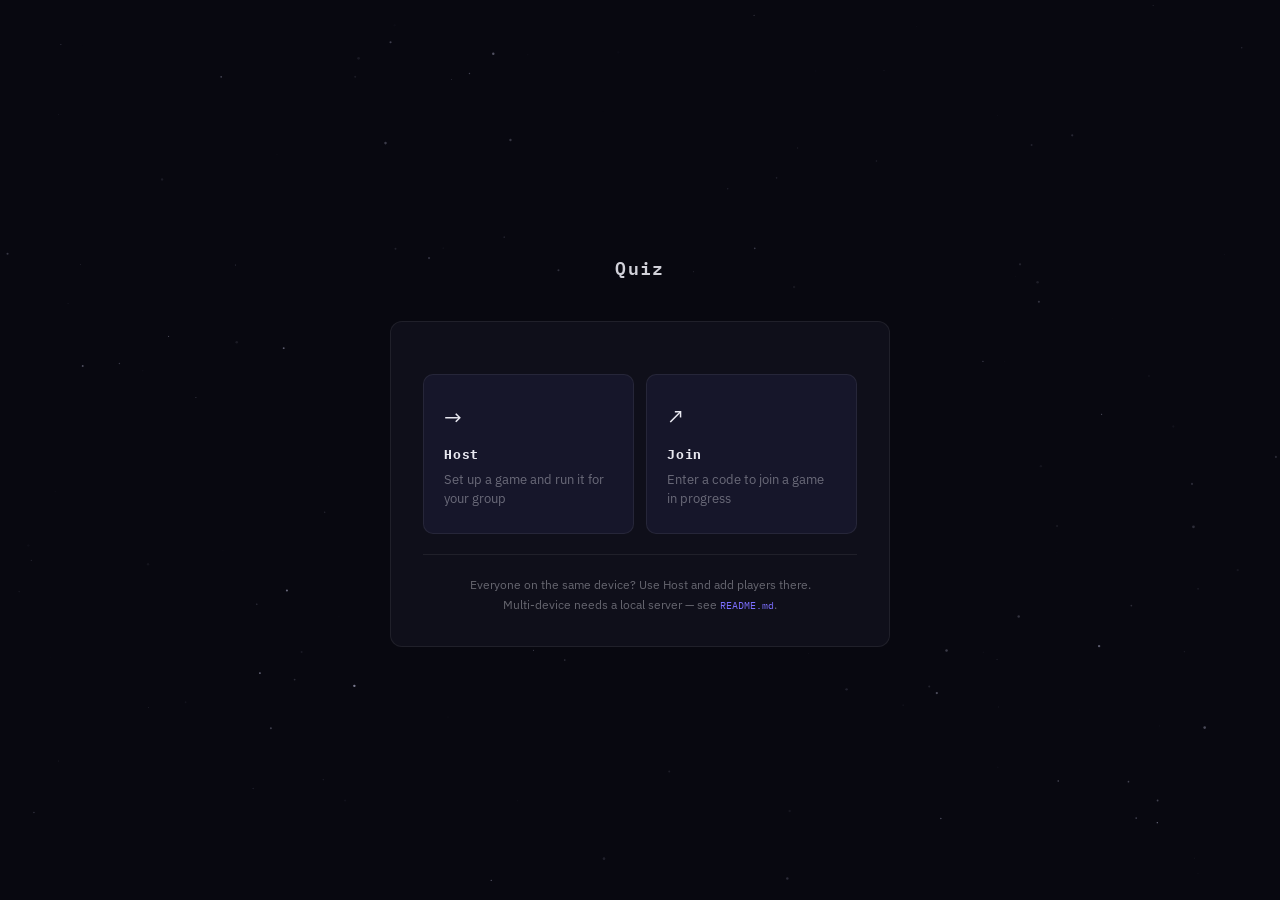
<file: quiz/index.html>
<!DOCTYPE html>
<html lang="en">
<head>
  <meta charset="UTF-8" />
  <meta name="viewport" content="width=device-width, initial-scale=1.0" />
  <title>Quiz</title>
  <link rel="stylesheet" href="css/style.css" />
</head>
<body>
<div id="starfield"><canvas id="stars"></canvas></div>
<div id="app">
  <div class="logo">Quiz</div>
  <div class="panel">
    <div class="mode-cards">
      <a class="mode-card" href="host.html">
        <span class="icon">→</span>
        <h3>Host</h3>
        <p>Set up a game and run it for your group</p>
      </a>
      <a class="mode-card" href="join.html">
        <span class="icon">↗</span>
        <h3>Join</h3>
        <p>Enter a code to join a game in progress</p>
      </a>
    </div>
    <div class="divider"></div>
    <p class="muted text-center" style="font-size:0.78rem;line-height:1.6;">
      Everyone on the same device? Use Host and add players there.<br>
      Multi-device needs a local server — see <code>README.md</code>.
    </p>
  </div>
</div>
<script src="js/shared.js"></script>
<script>
  initStarfield();
  clearState();
</script>
</body>
</html>
</file>
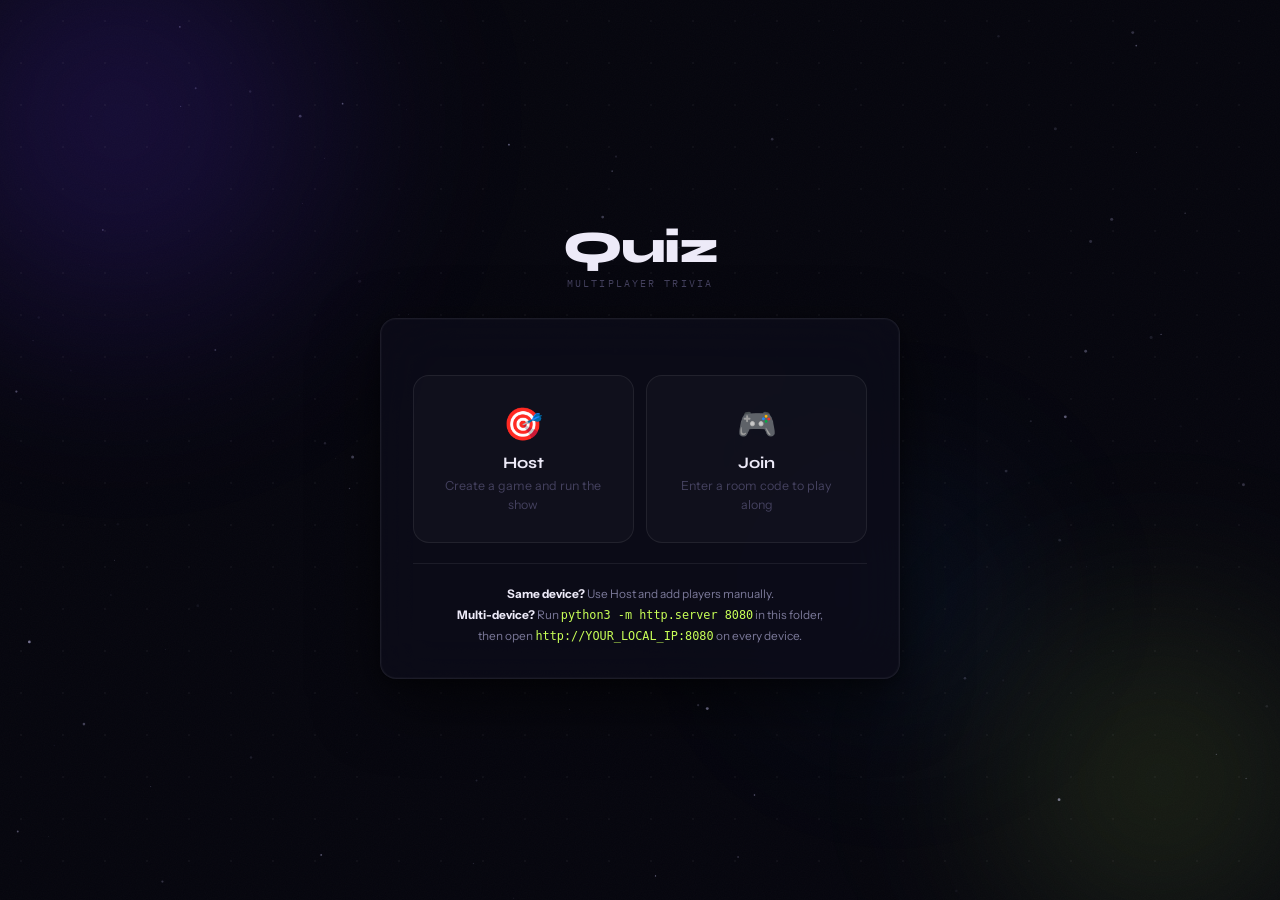
<file: quiz_out/index.html>
<!DOCTYPE html>
<html lang="en">
<head>
  <meta charset="UTF-8"/>
  <meta name="viewport" content="width=device-width,initial-scale=1.0"/>
  <title>Quiz</title>
  <link rel="stylesheet" href="css/style.css"/>
</head>
<body>
<div class="bg">
  <canvas id="bgStars"></canvas>
  <div class="bg-orb bg-orb-1"></div>
  <div class="bg-orb bg-orb-2"></div>
  <div class="bg-orb bg-orb-3"></div>
  <div class="bg-dots"></div>
  <div class="bg-grain"></div>
</div>
<div id="app">
  <div class="wordmark" style="margin-bottom:.2rem;">Quiz</div>
  <div class="eyebrow">Multiplayer Trivia</div>
  <div class="panel stagger">
    <div class="mode-cards">
      <a class="mode-card" href="host.html">
        <span class="icon">🎯</span>
        <h3>Host</h3>
        <p>Create a game and run the show</p>
      </a>
      <a class="mode-card" href="join.html">
        <span class="icon">🎮</span>
        <h3>Join</h3>
        <p>Enter a room code to play along</p>
      </a>
    </div>
    <div class="divider"></div>
    <p class="muted text-center" style="font-size:.74rem;line-height:1.75;">
      <strong style="color:var(--text)">Same device?</strong> Use Host and add players manually.<br>
      <strong style="color:var(--text)">Multi-device?</strong> Run <code style="color:var(--accent)">python3 -m http.server 8080</code> in this folder,<br>
      then open <code style="color:var(--accent)">http://YOUR_LOCAL_IP:8080</code> on every device.
    </p>
  </div>
</div>
<script src="js/shared.js"></script>
<script>clearState(); initBackground();</script>
</body>
</html>
</file>
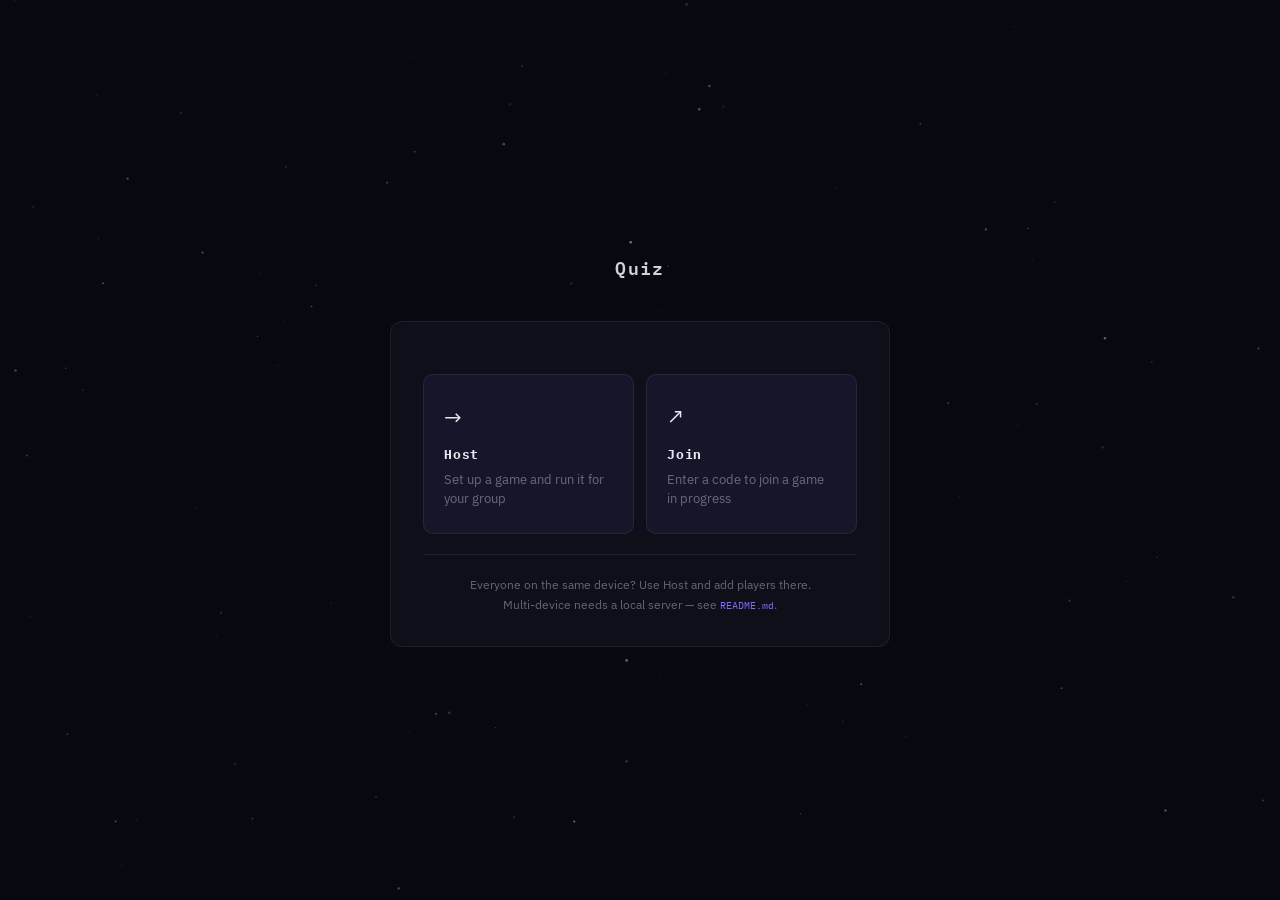
<file: quiz/game.html>
<!DOCTYPE html>
<html lang="en">
<head>
  <meta charset="UTF-8" />
  <meta name="viewport" content="width=device-width, initial-scale=1.0" />
  <title>Quiz — Game</title>
  <link rel="stylesheet" href="css/style.css" />
  <style>
    #app { justify-content: flex-start; padding-top: 1.5rem; }
    .game-wrap { width: 100%; max-width: 760px; }
    .q-header { display: flex; justify-content: space-between; align-items: center; margin-bottom: 0.4rem; }
    .q-meta { font-family: 'IBM Plex Mono', monospace; font-size: 0.65rem; letter-spacing: 0.1em; color: var(--muted); }
    .q-row { display: flex; align-items: flex-start; gap: 1.25rem; }
    .q-text { font-size: 1.15rem; line-height: 1.5; flex: 1; font-weight: 400; }
    .buzz-label { font-family: 'IBM Plex Mono', monospace; font-size: 0.62rem; letter-spacing: 0.12em; text-transform: uppercase; color: var(--muted); margin: 1.1rem 0 0.4rem; }
    .feedback { text-align: center; font-family: 'IBM Plex Mono', monospace; font-size: 0.8rem; min-height: 24px; margin-top: 0.6rem; }
  </style>
</head>
<body>
<div id="starfield"><canvas id="stars"></canvas></div>
<div id="app">
  <div class="game-wrap">

    <div class="score-strip" id="scoreStrip"></div>

    <div class="q-header">
      <span class="q-meta" id="qMeta"></span>
      <span class="q-meta" id="qTopic"></span>
    </div>

    <div class="progress-track">
      <div class="progress-fill" id="progressFill" style="width:0%"></div>
    </div>

    <div class="q-row">
      <p class="q-text" id="qText"></p>
      <div class="timer-ring">
        <svg width="64" height="64" viewBox="0 0 64 64">
          <circle class="bg" cx="32" cy="32" r="27"/>
          <circle class="fg" id="timerArc" cx="32" cy="32" r="27"
            stroke-dasharray="169.6" stroke-dashoffset="0"/>
        </svg>
        <div class="timer-num" id="timerDisplay">20</div>
      </div>
    </div>

    <div class="answer-grid" id="answersEl"></div>
    <div id="buzzSection"></div>
    <div class="feedback" id="feedback"></div>
    <div class="explanation" id="explanationEl"></div>

    <button class="btn btn-accent btn-block mt-2" id="nextBtn" style="display:none;" onclick="nextQ()">
      Next →
    </button>

  </div>
</div>

<script src="js/shared.js"></script>
<script>
  initStarfield();

  const state = loadState();
  if (!state || state.phase !== 'game' || !state.questions?.length) { window.location.href = 'index.html'; }

  let { questions, players, scores, timer: maxTime, topic } = state;
  let currentQ = state.currentQ || 0;
  let timeLeft, answered, buzzedPlayer, timerInterval;

  document.getElementById('qTopic').textContent = topic;

  function renderStrip() {
    const sorted = [...players].sort((a, b) => (scores[b] || 0) - (scores[a] || 0));
    document.getElementById('scoreStrip').innerHTML = sorted.map(p => `
      <span class="score-chip">
        ${renderAvatar(p, players.indexOf(p), 20, '0.46rem')}
        <span>${p}</span>
        <span class="pts">${scores[p] || 0}</span>
      </span>
    `).join('');
  }

  function showQ() {
    const q = questions[currentQ];
    answered = false; buzzedPlayer = null; timeLeft = maxTime;

    document.getElementById('qMeta').textContent = `${currentQ + 1} / ${questions.length}`;
    document.getElementById('qText').textContent = q.q;
    document.getElementById('progressFill').style.width = `${(currentQ / questions.length) * 100}%`;
    document.getElementById('explanationEl').className = 'explanation';
    document.getElementById('nextBtn').style.display = 'none';
    document.getElementById('feedback').textContent = '';

    const multi = players.length > 1;
    const LETTERS = ['A','B','C','D'];
    document.getElementById('answersEl').innerHTML = q.options.map((opt, i) => `
      <button class="answer-btn" id="ans${i}" onclick="pick(${i})" ${multi ? 'disabled' : ''}>
        <span class="letter">${LETTERS[i]}</span>
        <span>${opt}</span>
      </button>
    `).join('');

    if (multi) renderBuzz();
    else document.getElementById('buzzSection').innerHTML = '';

    updateArc(1);
    document.getElementById('timerDisplay').textContent = maxTime;
    document.getElementById('timerDisplay').style.color = 'var(--text)';
    document.getElementById('timerArc').style.stroke = 'var(--accent)';
    startTimer();
    renderStrip();
  }

  function renderBuzz() {
    document.getElementById('buzzSection').innerHTML =
      `<p class="buzz-label">Buzz in</p>` +
      players.map((p, i) => `
        <button class="buzz-btn" id="buzz_${i}" onclick="buzz('${p.replace(/'/g,"\\'")}')">
          ${renderAvatar(p, i, 26, '0.54rem')}
          <span>${p}</span>
        </button>
      `).join('');
  }

  function buzz(player) {
    if (answered || buzzedPlayer) return;
    buzzedPlayer = player;
    document.getElementById('feedback').textContent = `${player} —`;
    players.forEach((_, i) => { const b = document.getElementById(`buzz_${i}`); if (b) b.disabled = true; });
    for (let i = 0; i < 4; i++) { const b = document.getElementById(`ans${i}`); if (b) b.disabled = false; }
  }

  function pick(idx) {
    if (answered) return;
    answered = true;
    clearInterval(timerInterval);

    const q = questions[currentQ];
    const correct = q.correct;
    const scorer = buzzedPlayer || (players.length === 1 ? players[0] : null);

    for (let i = 0; i < q.options.length; i++) {
      const btn = document.getElementById(`ans${i}`);
      if (!btn) continue;
      btn.disabled = true;
      if (i === correct) btn.classList.add('correct');
      else if (i === idx && i !== correct) btn.classList.add('wrong');
    }

    if (scorer) {
      if (idx === correct) {
        const pts = Math.max(100, Math.round((timeLeft / maxTime) * 1000));
        scores[scorer] = (scores[scorer] || 0) + pts;
        document.getElementById('feedback').innerHTML = `<span style="color:var(--green)">${scorer} +${pts}</span>`;
      } else {
        document.getElementById('feedback').innerHTML = `<span style="color:var(--red)">${scorer} — wrong</span>`;
      }
    }

    document.getElementById('explanationEl').textContent = q.explanation;
    document.getElementById('explanationEl').classList.add('visible');
    document.getElementById('nextBtn').style.display = 'block';
    players.forEach((_, i) => { const b = document.getElementById(`buzz_${i}`); if (b) b.disabled = true; });
    renderStrip();
  }

  function updateArc(f) {
    document.getElementById('timerArc').style.strokeDashoffset = 169.6 * (1 - f);
  }

  function startTimer() {
    clearInterval(timerInterval);
    timerInterval = setInterval(() => {
      timeLeft--;
      document.getElementById('timerDisplay').textContent = timeLeft;
      updateArc(timeLeft / maxTime);
      if (timeLeft <= 5) {
        document.getElementById('timerDisplay').style.color = 'var(--red)';
        document.getElementById('timerArc').style.stroke = 'var(--red)';
      }
      if (timeLeft <= 0) {
        clearInterval(timerInterval);
        if (!answered) {
          answered = true;
          const q = questions[currentQ];
          document.getElementById(`ans${q.correct}`).classList.add('correct');
          for (let i = 0; i < 4; i++) { const b = document.getElementById(`ans${i}`); if (b) b.disabled = true; }
          players.forEach((_, i) => { const b = document.getElementById(`buzz_${i}`); if (b) b.disabled = true; });
          document.getElementById('feedback').innerHTML = `<span style="color:var(--red)">Time's up</span>`;
          document.getElementById('explanationEl').textContent = questions[currentQ].explanation;
          document.getElementById('explanationEl').classList.add('visible');
          document.getElementById('nextBtn').style.display = 'block';
          renderStrip();
        }
      }
    }, 1000);
  }

  function nextQ() {
    currentQ++;
    saveState({ ...state, scores, currentQ });
    if (currentQ >= questions.length) {
      saveState({ ...state, scores, currentQ, phase: 'results' });
      window.location.href = 'results.html';
    } else {
      showQ();
    }
  }

  showQ();
</script>
</body>
</html>
</file>
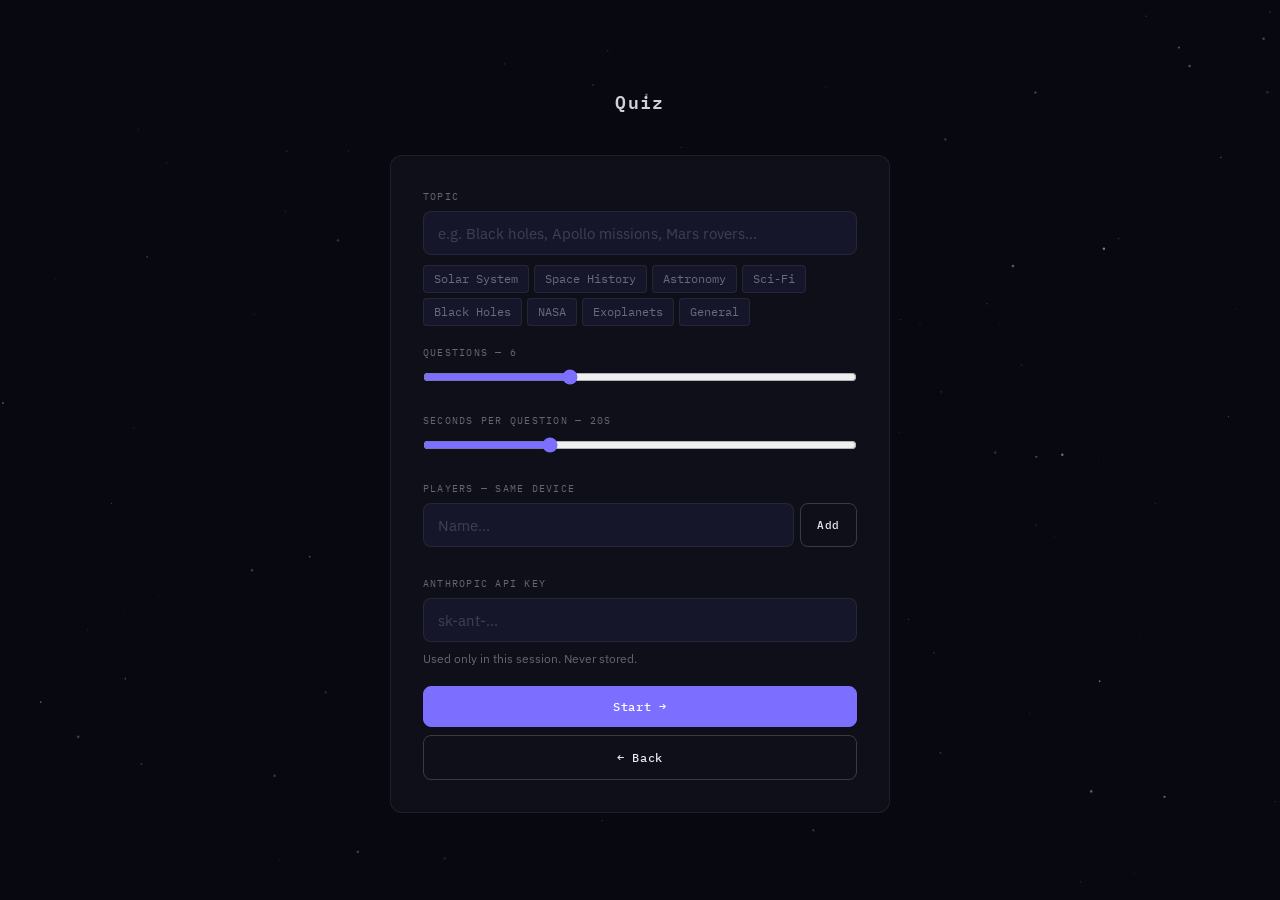
<file: quiz/host.html>
<!DOCTYPE html>
<html lang="en">
<head>
  <meta charset="UTF-8" />
  <meta name="viewport" content="width=device-width, initial-scale=1.0" />
  <title>Quiz — Host</title>
  <link rel="stylesheet" href="css/style.css" />
</head>
<body>
<div id="starfield"><canvas id="stars"></canvas></div>
<div id="app">
  <a class="logo" href="index.html">Quiz</a>
  <div class="panel">

    <div class="field">
      <label class="field-label">Topic</label>
      <input class="input" id="topicInput" placeholder="e.g. Black holes, Apollo missions, Mars rovers..." />
      <div class="chips-row">
        <span class="topic-chip" onclick="setTopic('The Solar System')">Solar System</span>
        <span class="topic-chip" onclick="setTopic('Space exploration history')">Space History</span>
        <span class="topic-chip" onclick="setTopic('Astronomy and stars')">Astronomy</span>
        <span class="topic-chip" onclick="setTopic('Sci-fi movies and TV')">Sci-Fi</span>
        <span class="topic-chip" onclick="setTopic('Black holes and cosmology')">Black Holes</span>
        <span class="topic-chip" onclick="setTopic('NASA missions')">NASA</span>
        <span class="topic-chip" onclick="setTopic('Exoplanets and alien life')">Exoplanets</span>
        <span class="topic-chip" onclick="setTopic('General knowledge')">General</span>
      </div>
    </div>

    <div class="field">
      <label class="field-label">Questions — <span id="qLabel">6</span></label>
      <input type="range" class="input" min="3" max="12" value="6" id="qSlider"
        oninput="document.getElementById('qLabel').textContent=this.value" />
    </div>

    <div class="field">
      <label class="field-label">Seconds per question — <span id="tLabel">20</span>s</label>
      <input type="range" class="input" min="10" max="45" step="5" value="20" id="tSlider"
        oninput="document.getElementById('tLabel').textContent=this.value" />
    </div>

    <div class="field">
      <label class="field-label">Players — same device</label>
      <div style="display:flex;gap:6px;">
        <input class="input" id="playerInput" placeholder="Name..." maxlength="20" style="flex:1;" />
        <button class="btn btn-sm" onclick="addPlayer()">Add</button>
      </div>
      <div class="chips-row" id="playerChips"></div>
    </div>

    <div class="field">
      <label class="field-label">Anthropic API key</label>
      <input class="input" id="apiKey" type="password" placeholder="sk-ant-..." />
      <p class="muted mt-1" style="font-size:0.72rem;">Used only in this session. Never stored.</p>
    </div>

    <button class="btn btn-accent btn-block" onclick="start()">Start →</button>
    <a href="index.html" class="btn btn-block mt-1">← Back</a>
  </div>
</div>

<script src="js/shared.js"></script>
<script>
  initStarfield();
  let players = [];

  function setTopic(t) { document.getElementById('topicInput').value = t; }

  function addPlayer() {
    const inp = document.getElementById('playerInput');
    const name = inp.value.trim();
    if (!name || players.includes(name) || players.length >= 8) return;
    players.push(name);
    inp.value = '';
    renderChips();
  }
  document.getElementById('playerInput').addEventListener('keydown', e => { if (e.key === 'Enter') addPlayer(); });

  function removePlayer(name) {
    players = players.filter(p => p !== name);
    renderChips();
  }

  function renderChips() {
    document.getElementById('playerChips').innerHTML = players.map((p, i) => `
      <span class="player-pill">
        ${renderAvatar(p, i, 20, '0.48rem')}
        ${p}
        <span style="cursor:pointer;color:var(--dim);margin-left:3px;" onclick="removePlayer('${p.replace(/'/g,"\\'")}')">×</span>
      </span>
    `).join('');
  }

  async function start() {
    const topic = document.getElementById('topicInput').value.trim() || 'space and astronomy';
    const count = parseInt(document.getElementById('qSlider').value);
    const timer = parseInt(document.getElementById('tSlider').value);
    const apiKey = document.getElementById('apiKey').value.trim();

    if (!apiKey) { alert('Enter your Anthropic API key.'); return; }

    const roomCode = Math.random().toString(36).substr(2, 4).toUpperCase();
    const scores = Object.fromEntries(players.map(p => [p, 0]));

    saveState({ phase: 'loading', topic, count, timer, apiKey, roomCode, players, scores, questions: [], currentQ: 0 });
    window.location.href = 'loading.html';
  }
</script>
</body>
</html>
</file>
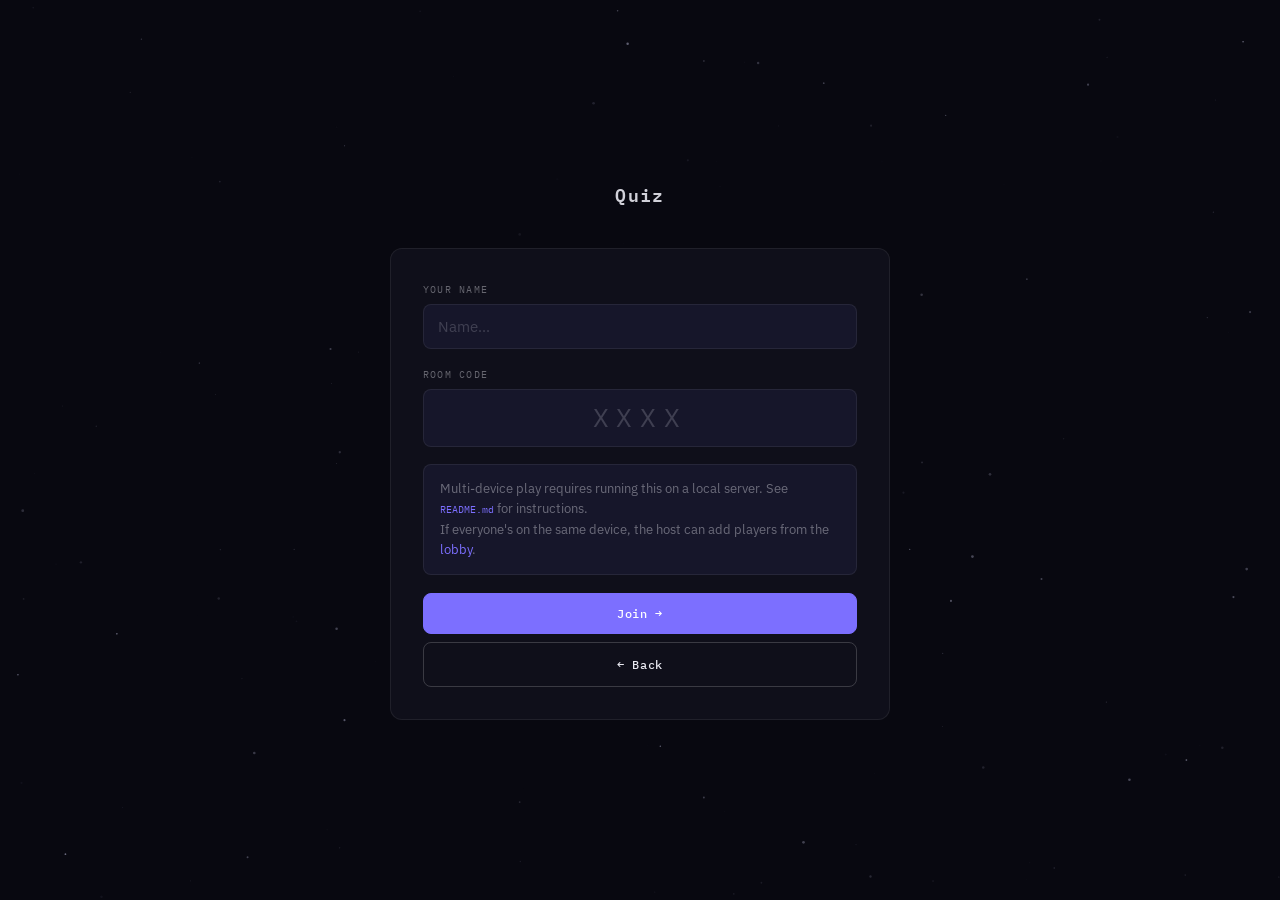
<file: quiz/join.html>
<!DOCTYPE html>
<html lang="en">
<head>
  <meta charset="UTF-8" />
  <meta name="viewport" content="width=device-width, initial-scale=1.0" />
  <title>Quiz — Join</title>
  <link rel="stylesheet" href="css/style.css" />
</head>
<body>
<div id="starfield"><canvas id="stars"></canvas></div>
<div id="app">
  <a class="logo" href="index.html">Quiz</a>
  <div class="panel">

    <div class="field">
      <label class="field-label">Your name</label>
      <input class="input" id="joinName" placeholder="Name..." maxlength="20" />
    </div>

    <div class="field">
      <label class="field-label">Room code</label>
      <input class="input" id="joinCode" placeholder="XXXX" maxlength="4"
        style="text-transform:uppercase;font-family:'IBM Plex Mono',monospace;font-size:1.6rem;letter-spacing:0.3em;text-align:center;"
        oninput="this.value=this.value.toUpperCase()" />
    </div>

    <div style="background:var(--surface2);border:1px solid var(--border);border-radius:8px;padding:0.85rem 1rem;margin-bottom:1.1rem;">
      <p style="font-size:0.8rem;color:var(--muted);line-height:1.6;">
        Multi-device play requires running this on a local server. See <code>README.md</code> for instructions.<br>
        If everyone's on the same device, the host can add players from the <a href="lobby.html" style="color:var(--accent);text-decoration:none;">lobby</a>.
      </p>
    </div>

    <button class="btn btn-accent btn-block" onclick="tryJoin()">Join →</button>
    <a href="index.html" class="btn btn-block mt-1">← Back</a>
  </div>
</div>

<script src="js/shared.js"></script>
<script>
  initStarfield();

  function tryJoin() {
    const name = document.getElementById('joinName').value.trim();
    const code = document.getElementById('joinCode').value.trim().toUpperCase();
    if (!name) { alert('Enter your name.'); return; }
    if (code.length !== 4) { alert('Enter the 4-character room code.'); return; }

    const state = loadState();
    if (state && state.roomCode === code) {
      if (!state.players.includes(name)) {
        state.players.push(name);
        state.scores[name] = 0;
        saveState(state);
      }
      const dest = { lobby: 'lobby.html', game: 'game.html', results: 'results.html', loading: 'loading.html' };
      window.location.href = dest[state.phase] || 'lobby.html';
    } else {
      alert(`No game found with code "${code}". Make sure you're on the same device or network as the host.`);
    }
  }

  document.getElementById('joinCode').addEventListener('keydown', e => { if (e.key === 'Enter') tryJoin(); });
</script>
</body>
</html>
</file>
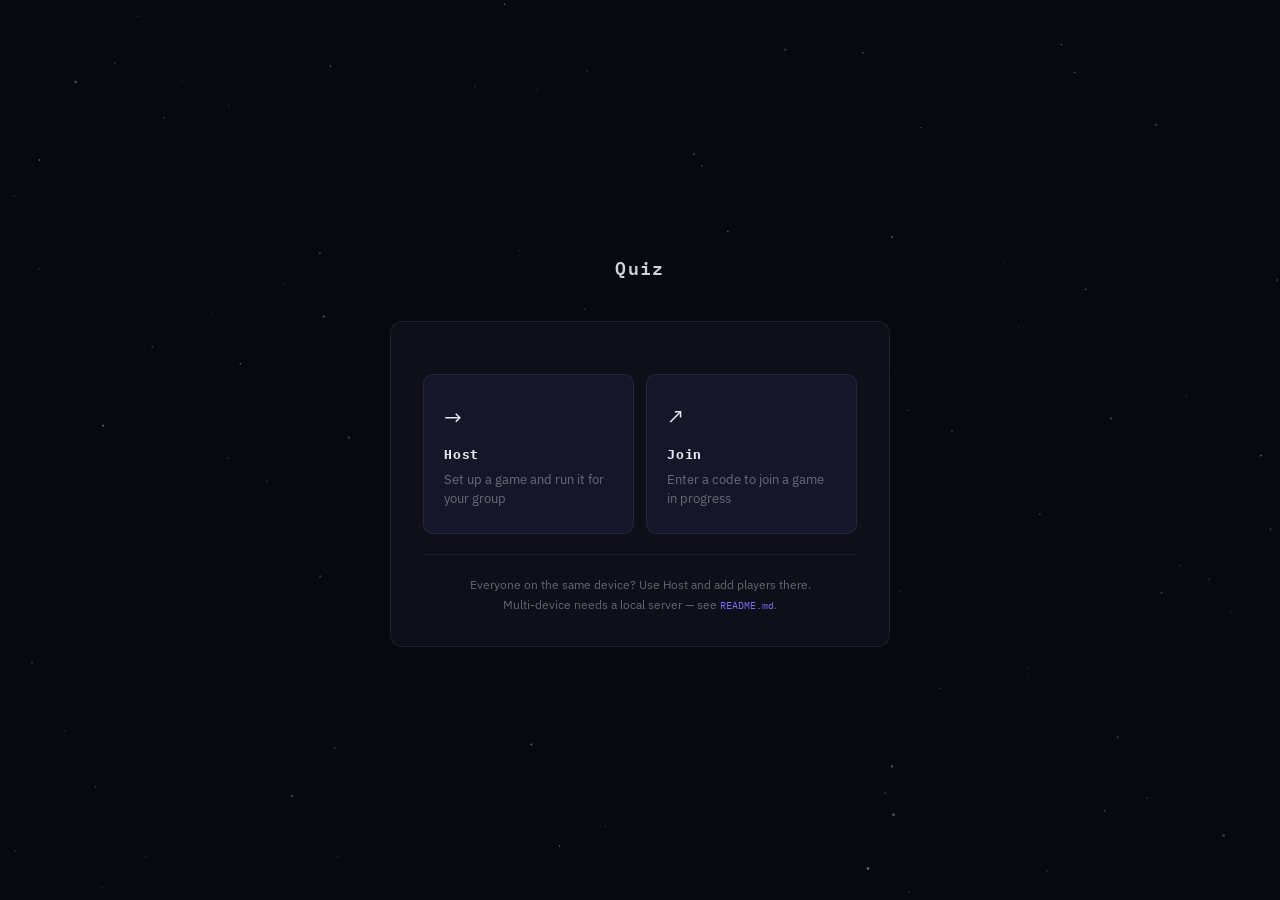
<file: quiz/loading.html>
<!DOCTYPE html>
<html lang="en">
<head>
  <meta charset="UTF-8" />
  <meta name="viewport" content="width=device-width, initial-scale=1.0" />
  <title>Quiz — Loading</title>
  <link rel="stylesheet" href="css/style.css" />
</head>
<body>
<div id="starfield"><canvas id="stars"></canvas></div>
<div id="app">
  <div class="panel text-center">
    <div class="loader">
      <div class="spin"></div>
      <p style="font-family:'IBM Plex Mono',monospace;font-size:0.78rem;letter-spacing:0.1em;color:var(--muted);" id="status">Generating questions</p>
      <p class="muted mt-1" style="font-size:0.8rem;" id="sub">This usually takes a few seconds.</p>
    </div>
  </div>
</div>

<script src="js/shared.js"></script>
<script>
  initStarfield();

  async function run() {
    const state = loadState();
    if (!state) { window.location.href = 'index.html'; return; }

    try {
      const questions = await generateQuestions(state.topic, state.count, state.apiKey);
      saveState({ ...state, phase: 'lobby', questions });
      window.location.href = 'lobby.html';
    } catch(e) {
      document.getElementById('status').textContent = 'Something went wrong';
      document.getElementById('sub').innerHTML = `<span style="color:var(--red);font-size:0.8rem;">${e.message}</span><br><br><a href="host.html" class="btn btn-sm" style="display:inline-flex;margin-top:0.5rem;">← Try again</a>`;
    }
  }

  run();
</script>
</body>
</html>
</file>
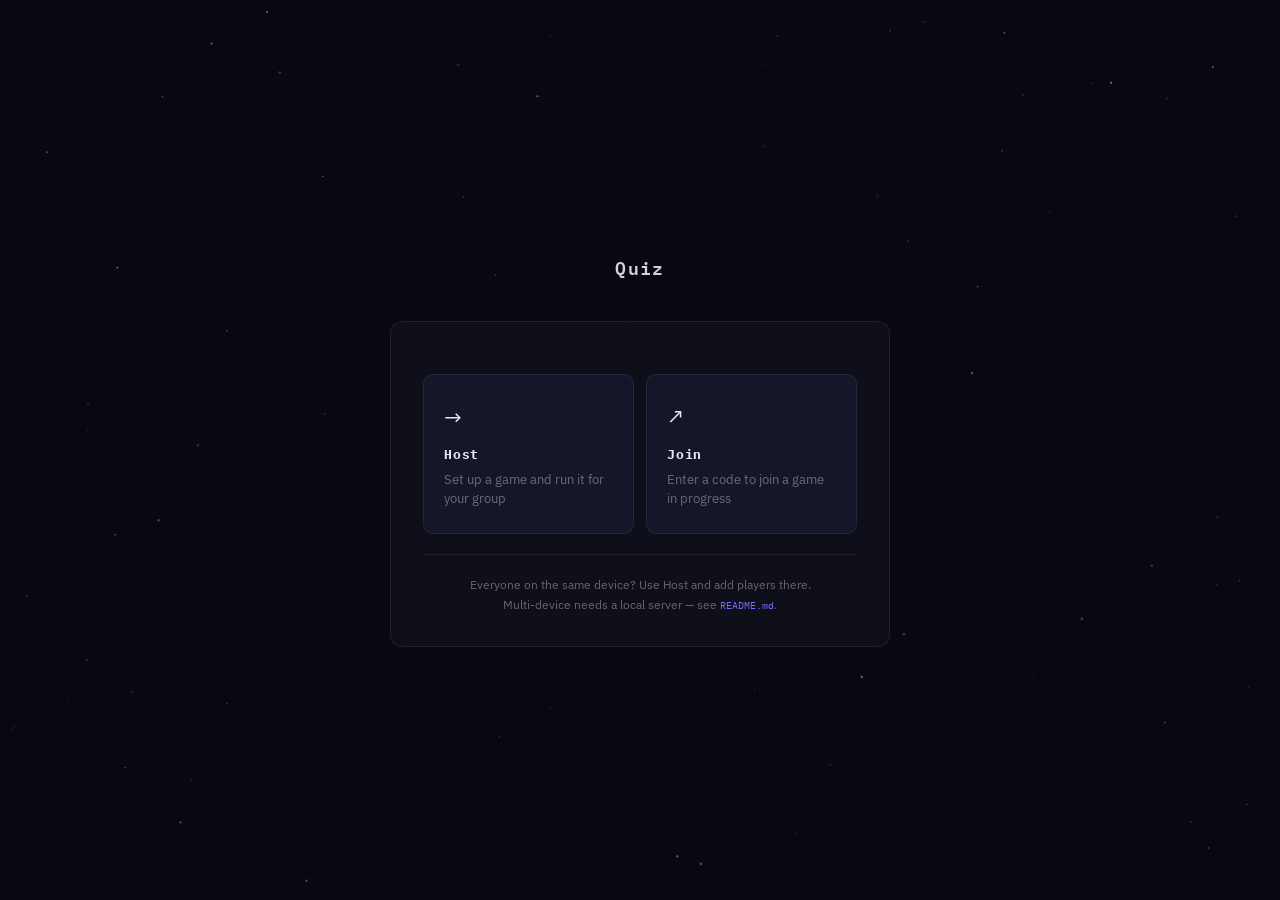
<file: quiz/lobby.html>
<!DOCTYPE html>
<html lang="en">
<head>
  <meta charset="UTF-8" />
  <meta name="viewport" content="width=device-width, initial-scale=1.0" />
  <title>Quiz — Lobby</title>
  <link rel="stylesheet" href="css/style.css" />
</head>
<body>
<div id="starfield"><canvas id="stars"></canvas></div>
<div id="app">
  <a class="logo" href="index.html">Quiz</a>
  <div class="panel" style="max-width:460px;">

    <div class="section-label">Room code</div>
    <div class="room-code" id="codeDisplay">----</div>
    <p class="muted text-center mb-2" style="font-size:0.78rem;">
      Share with players on <a href="join.html" style="color:var(--accent);text-decoration:none;">join.html</a> — same network required for multi-device
    </p>

    <div class="divider"></div>

    <div class="section-label">Topic</div>
    <p id="topicDisplay" style="font-size:0.95rem;margin:0.2rem 0 1rem;"></p>

    <div class="section-label">Players</div>
    <div class="chips-row" id="lobbyPlayers" style="margin-bottom:1rem;"></div>

    <div style="display:flex;gap:6px;margin-bottom:1.25rem;">
      <input class="input" id="lateInput" placeholder="Add player..." maxlength="20" style="flex:1;" />
      <button class="btn btn-sm" onclick="addLate()">Add</button>
    </div>

    <p class="muted mb-2" style="font-size:0.78rem;" id="qInfo"></p>

    <div style="display:flex;gap:0.4rem;margin-bottom:1.25rem;">
      <span class="pulse-dot"></span>
      <span class="pulse-dot"></span>
      <span class="pulse-dot"></span>
    </div>

    <button class="btn btn-accent btn-block" onclick="begin()">Start game →</button>
    <a href="host.html" class="btn btn-block mt-1">← Change settings</a>
  </div>
</div>

<script src="js/shared.js"></script>
<script>
  initStarfield();

  const state = loadState();
  if (!state || state.phase !== 'lobby') { window.location.href = 'index.html'; }

  let players = state.players || [];
  let scores = state.scores || {};

  document.getElementById('codeDisplay').textContent = state.roomCode;
  document.getElementById('topicDisplay').textContent = state.topic;
  document.getElementById('qInfo').textContent = `${state.questions.length} questions · ${state.timer}s each`;

  function renderPlayers() {
    const el = document.getElementById('lobbyPlayers');
    if (!players.length) {
      el.innerHTML = `<span class="muted" style="font-size:0.82rem;">No players yet</span>`;
      return;
    }
    el.innerHTML = players.map((p, i) => `
      <span class="player-pill">
        ${renderAvatar(p, i, 20, '0.48rem')}
        ${p}
        <span style="cursor:pointer;color:var(--dim);margin-left:3px;" onclick="remove('${p.replace(/'/g,"\\'")}')">×</span>
      </span>
    `).join('');
  }

  function addLate() {
    const inp = document.getElementById('lateInput');
    const name = inp.value.trim();
    if (!name || players.includes(name) || players.length >= 8) return;
    players.push(name);
    scores[name] = 0;
    inp.value = '';
    renderPlayers();
  }

  function remove(name) {
    players = players.filter(p => p !== name);
    delete scores[name];
    renderPlayers();
  }

  document.getElementById('lateInput').addEventListener('keydown', e => { if (e.key === 'Enter') addLate(); });

  function begin() {
    if (!players.length) {
      if (!confirm('No players — play solo?')) return;
      players = ['You'];
      scores['You'] = 0;
    }
    players.forEach(p => { if (!(p in scores)) scores[p] = 0; });
    saveState({ ...state, phase: 'game', players, scores, currentQ: 0 });
    window.location.href = 'game.html';
  }

  renderPlayers();
</script>
</body>
</html>
</file>
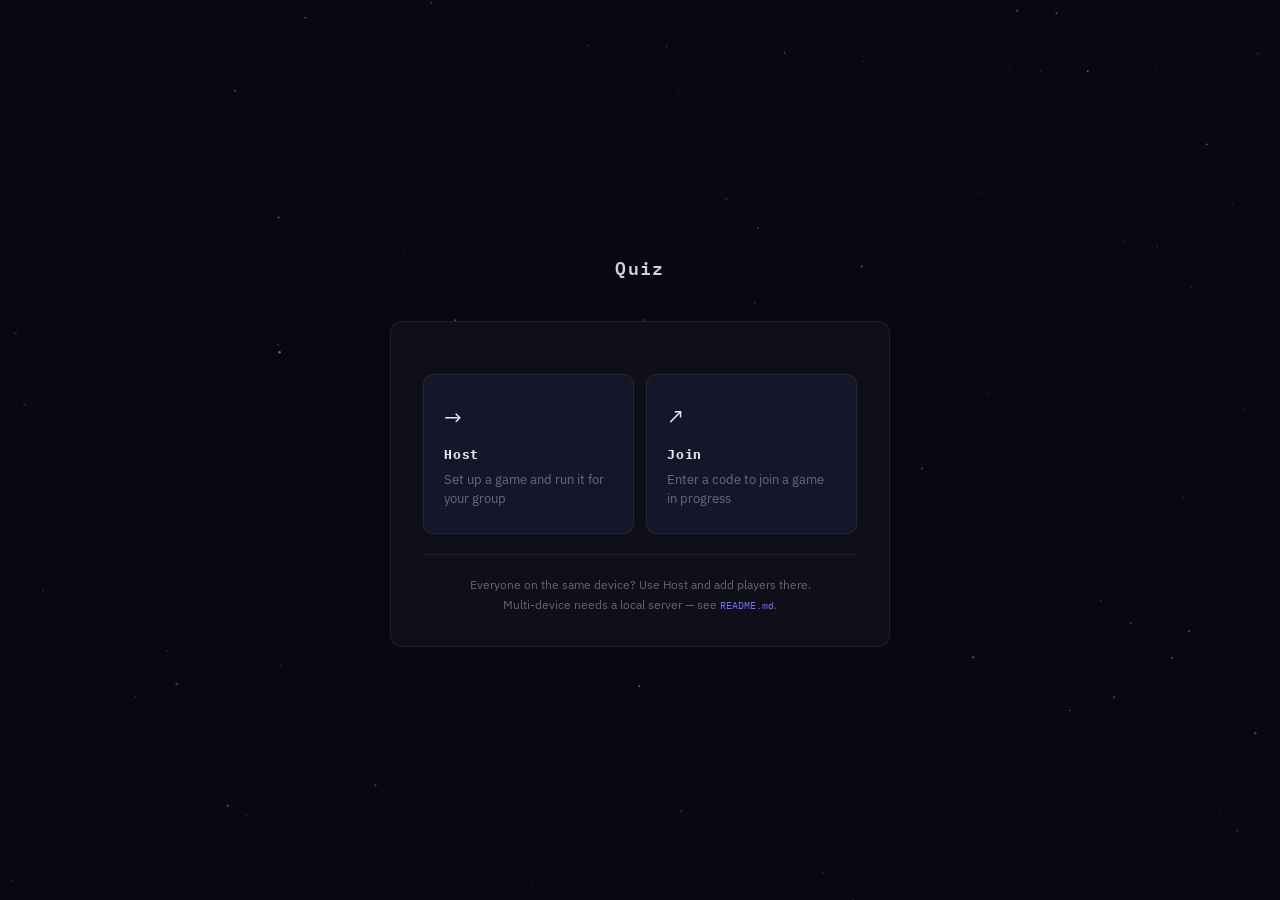
<file: quiz/results.html>
<!DOCTYPE html>
<html lang="en">
<head>
  <meta charset="UTF-8" />
  <meta name="viewport" content="width=device-width, initial-scale=1.0" />
  <title>Quiz — Results</title>
  <link rel="stylesheet" href="css/style.css" />
</head>
<body>
<div id="starfield"><canvas id="stars"></canvas></div>
<div id="app">
  <div style="width:100%;max-width:480px;">

    <div class="winner-block">
      <div id="winnerName" class="winner-name"></div>
      <div id="winnerPts" class="winner-pts"></div>
    </div>

    <div class="panel mt-3">
      <div class="section-label">Results</div>
      <div id="finalScores" class="mt-2"></div>
      <div class="divider"></div>
      <button class="btn btn-accent btn-block" onclick="again()">Play again →</button>
      <button class="btn btn-block mt-1" onclick="sameTopic()">Same topic, new questions</button>
      <a href="index.html" class="btn btn-block mt-1">← Home</a>
    </div>

  </div>
</div>

<script src="js/shared.js"></script>
<script>
  initStarfield();

  const state = loadState();
  if (!state?.scores) { window.location.href = 'index.html'; }

  const { players, scores, topic, questions } = state;
  const sorted = [...players].sort((a, b) => (scores[b] || 0) - (scores[a] || 0));
  const winner = sorted[0];

  if (players.length === 1) {
    document.getElementById('winnerName').textContent = 'Done';
    document.getElementById('winnerPts').textContent = `${scores[winner] || 0} pts across ${questions.length} questions`;
  } else {
    document.getElementById('winnerName').textContent = winner;
    document.getElementById('winnerPts').textContent = `${scores[winner] || 0} pts`;
  }

  const MEDALS = ['first', 'second', 'third'];
  document.getElementById('finalScores').innerHTML = sorted.map((p, i) => `
    <div class="score-row ${MEDALS[i] || ''}">
      <span class="rank-num">${i + 1}</span>
      ${renderAvatar(p, players.indexOf(p), 28, '0.58rem')}
      <span class="score-name">${p}</span>
      <span class="score-pts">${scores[p] || 0}</span>
    </div>
  `).join('');

  function again() {
    clearState();
    window.location.href = 'host.html';
  }

  function sameTopic() {
    saveState({
      phase: 'loading',
      topic: state.topic,
      count: state.count,
      timer: state.timer,
      apiKey: state.apiKey,
      roomCode: Math.random().toString(36).substr(2, 4).toUpperCase(),
      players: state.players,
      scores: Object.fromEntries(state.players.map(p => [p, 0])),
      questions: [],
      currentQ: 0
    });
    window.location.href = 'loading.html';
  }
</script>
</body>
</html>
</file>
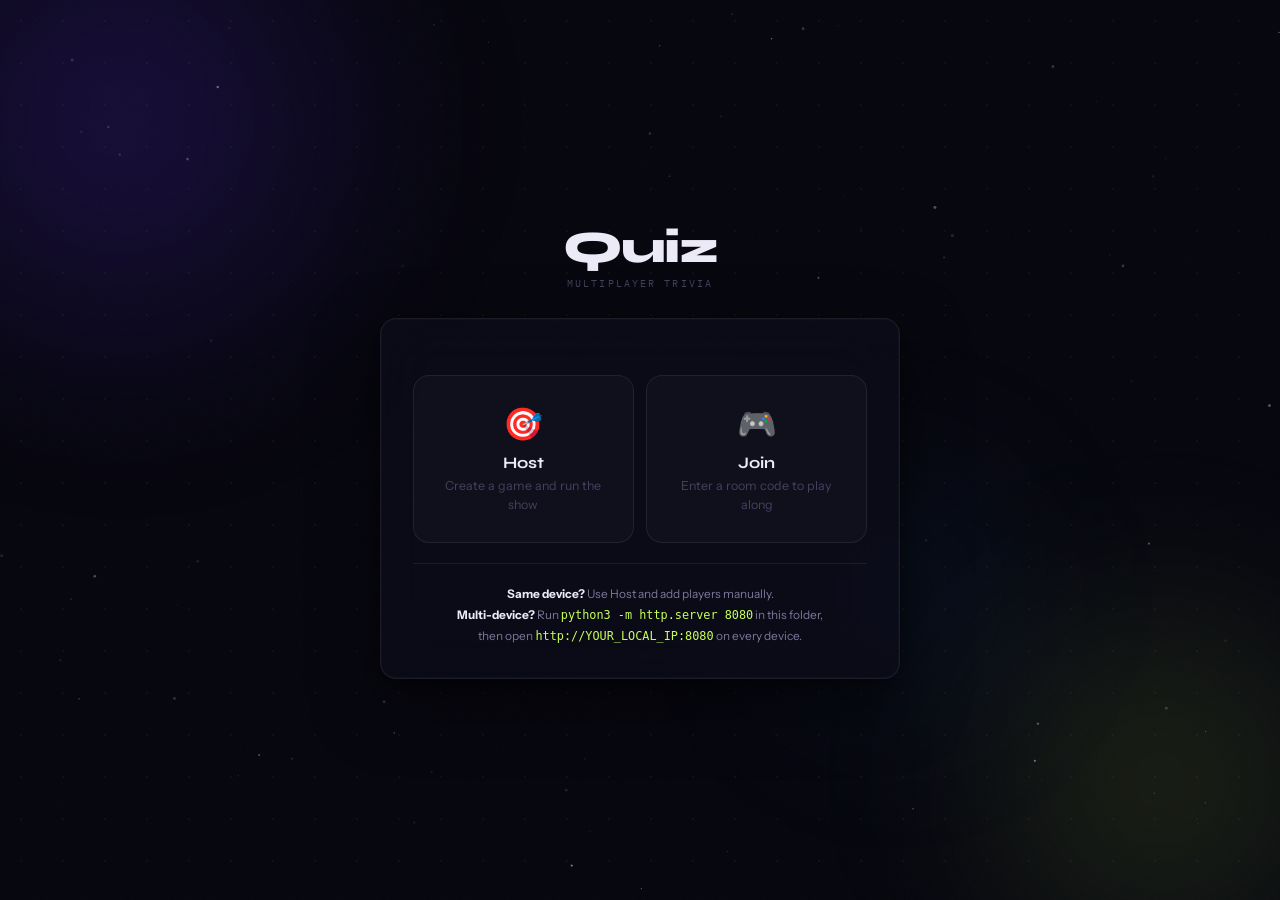
<file: quiz_out/game.html>
<!DOCTYPE html>
<html lang="en">
<head>
  <meta charset="UTF-8"/>
  <meta name="viewport" content="width=device-width,initial-scale=1.0"/>
  <title>Quiz — Game</title>
  <link rel="stylesheet" href="css/style.css"/>
  <style>
    #app{justify-content:flex-start;padding-top:1.5rem;padding-bottom:2rem;}
    .game-wrap{width:100%;max-width:700px;}
    .q-header{display:flex;justify-content:space-between;align-items:center;margin-bottom:.4rem;}
    .q-meta{font-family:var(--fm);font-size:.65rem;letter-spacing:.1em;color:var(--text2);}
    .q-topic{font-family:var(--fm);font-size:.62rem;color:var(--text3);max-width:160px;text-align:right;white-space:nowrap;overflow:hidden;text-overflow:ellipsis;}
    .q-row{display:flex;align-items:flex-start;gap:1.25rem;}
    .q-text{font-size:1.18rem;line-height:1.5;flex:1;font-weight:500;}
  </style>
</head>
<body>
<div class="bg">
  <canvas id="bgStars"></canvas>
  <div class="bg-orb bg-orb-1" style="opacity:.3;"></div>
  <div class="bg-orb bg-orb-2" style="opacity:.25;"></div>
  <div class="bg-dots"></div>
  <div class="bg-grain"></div>
</div>
<div id="app">
  <div class="game-wrap">

    <div class="score-strip" id="scoreStrip"></div>

    <div class="q-header">
      <span class="q-meta" id="qMeta">Q 1 / 6</span>
      <span class="q-topic" id="qTopic"></span>
    </div>

    <div class="progress-track">
      <div class="progress-fill" id="progressFill" style="width:0%"></div>
    </div>

    <div class="q-row" style="margin-bottom:0;">
      <p class="q-text" id="qText"></p>
      <div class="timer-ring">
        <svg width="68" height="68" viewBox="0 0 68 68">
          <circle class="bg" cx="34" cy="34" r="28"/>
          <circle class="fg" id="timerArc" cx="34" cy="34" r="28" stroke-dasharray="175.9" stroke-dashoffset="0"/>
        </svg>
        <div class="timer-num" id="timerDisplay">20</div>
      </div>
    </div>

    <div class="answer-grid" id="answersEl"></div>
    <div id="buzzSection"></div>
    <div class="who-buzzed" id="whoBuzzed"></div>
    <div class="explanation" id="explanationEl"></div>

    <div id="nextHostArea" style="display:none;">
      <button class="btn btn-primary btn-block mt-2" onclick="nextQ()">Next →</button>
    </div>
    <div id="nextPlayerArea" style="display:none;">
      <p class="muted text-center mt-2" style="font-size:.82rem;">Waiting for host...</p>
    </div>

  </div>
</div>
<script src="js/shared.js"></script>
<script>
initBackground();

var state=loadState();
if(!state||state.phase!=='game'||!state.questions||!state.questions.length){window.location.href='index.html';}

var isHost=!!state.isHost;
var questions=state.questions;
var players=state.players||[];
var scores=Object.assign({},state.scores||{});
var maxTime=state.timer||20;
var topic=state.topic||'';
var currentQ=Number(state.currentQ)||0;
var timeLeft=maxTime, answered=false, buzzedPlayer=null, timerInterval=null;
var ARC=175.9;

document.getElementById('qTopic').textContent=topic;

function renderStrip(){
  var sorted=players.slice().sort(function(a,b){return (scores[b]||0)-(scores[a]||0);});
  document.getElementById('scoreStrip').innerHTML=sorted.map(function(p){
    return '<span class="score-chip">'+renderAvatar(p,players.indexOf(p),20,'0.48rem')+
      '<span>'+escHtml(p)+'</span><span class="pts">'+(scores[p]||0)+'</span></span>';
  }).join('');
}

function showQuestion(){
  clearInterval(timerInterval);
  stopSync();

  var q=questions[currentQ];
  if(!q){endGame();return;}

  answered=false; buzzedPlayer=null; timeLeft=maxTime;

  document.getElementById('qMeta').textContent='Q '+(currentQ+1)+' / '+questions.length;
  document.getElementById('qText').textContent=q.q;
  document.getElementById('progressFill').style.width=((currentQ/questions.length)*100)+'%';
  document.getElementById('explanationEl').className='explanation';
  document.getElementById('nextHostArea').style.display='none';
  document.getElementById('nextPlayerArea').style.display='none';
  document.getElementById('whoBuzzed').textContent='';

  var multi=players.length>1;
  var L=['A','B','C','D'];
  var opts=q.options||[];
  document.getElementById('answersEl').innerHTML=opts.map(function(opt,i){
    return '<button class="answer-btn" id="ans'+i+'" onclick="pick('+i+')"'+(multi?' disabled':'')+'>'+
      '<span class="letter">'+L[i]+'</span><span>'+escHtml(opt)+'</span></button>';
  }).join('');

  if(multi) renderBuzz();
  else document.getElementById('buzzSection').innerHTML='';

  updateArc(1);
  document.getElementById('timerDisplay').textContent=maxTime;
  document.getElementById('timerDisplay').style.color='var(--text)';
  document.getElementById('timerArc').style.stroke='var(--accent)';
  startTimer();
  renderStrip();

  // Non-host: always poll — they need to detect nextQ or results even if they haven't answered
  if(!isHost){
    startSync(function(s){
      if(s.phase==='results'){stopSync();navigate('results.html');return;}
      if(s.phase==='game'&&s.currentQ!==currentQ){
        stopSync();
        currentQ=Number(s.currentQ);
        scores=Object.assign({},s.scores||{});
        state=s;
        transitionToNextQ();
      }
    });
  }
}

function renderBuzz(){
  document.getElementById('buzzSection').innerHTML='<p class="buzz-label">Buzz in</p>'+
    players.map(function(p,i){
      return '<button class="buzz-player-btn" id="buzz_'+i+'" onclick="doBuzz('+JSON.stringify(p)+')">'+
        renderAvatar(p,i,26,'0.58rem')+'<span>'+escHtml(p)+'</span></button>';
    }).join('');
}

function doBuzz(player){
  if(answered||buzzedPlayer)return;
  buzzedPlayer=player;
  document.getElementById('whoBuzzed').textContent=player+' buzzed in';
  players.forEach(function(_,i){var b=document.getElementById('buzz_'+i);if(b)b.disabled=true;});
  var bi=players.indexOf(player);
  var bb=document.getElementById('buzz_'+bi);
  if(bb)bb.classList.add('buzzed');
  // Enable answer buttons for the player who buzzed
  var opts=questions[currentQ].options||[];
  opts.forEach(function(_,i){var a=document.getElementById('ans'+i);if(a)a.disabled=false;});
}

function pick(idx){
  if(answered)return;
  answered=true;
  clearInterval(timerInterval);
  stopSync(); // stop polling while showing answer

  var q=questions[currentQ];
  var correct=Number(q.correct);
  var scorer=buzzedPlayer||(players.length===1?players[0]:null);
  var opts=q.options||[];

  for(var i=0;i<opts.length;i++){
    var btn=document.getElementById('ans'+i);
    if(!btn)continue;
    btn.disabled=true;
    if(i===correct) btn.classList.add('correct');
    else if(i===idx&&i!==correct) btn.classList.add('wrong');
  }
  players.forEach(function(_,i){var b=document.getElementById('buzz_'+i);if(b)b.disabled=true;});

  if(scorer){
    if(idx===correct){
      var pts=Math.max(100,Math.round((timeLeft/maxTime)*1000));
      scores[scorer]=(scores[scorer]||0)+pts;
      document.getElementById('whoBuzzed').innerHTML='<span style="color:var(--green)">✓ '+escHtml(scorer)+' +'+pts+' pts</span>';
    }else{
      document.getElementById('whoBuzzed').innerHTML='<span style="color:var(--red)">✗ '+escHtml(scorer)+' — wrong</span>';
    }
  }

  if(q.explanation){
    document.getElementById('explanationEl').textContent=q.explanation;
    document.getElementById('explanationEl').classList.add('visible');
  }

  renderStrip();
  // Persist scores (all tabs can read updated scores)
  saveState(Object.assign({},state,{scores:scores,currentQ:currentQ}));

  if(isHost){
    document.getElementById('nextHostArea').style.display='';
  }else{
    document.getElementById('nextPlayerArea').style.display='';
    // Resume polling so player advances when host clicks Next
    startSync(function(s){
      if(s.phase==='results'){stopSync();navigate('results.html');return;}
      if(s.phase==='game'&&s.currentQ!==currentQ){
        stopSync();
        currentQ=Number(s.currentQ);
        scores=Object.assign({},s.scores||{});
        state=s;
        transitionToNextQ();
      }
    });
  }
}

function updateArc(f){document.getElementById('timerArc').style.strokeDashoffset=ARC*(1-f);}

function startTimer(){
  clearInterval(timerInterval);
  timerInterval=setInterval(function(){
    timeLeft--;
    document.getElementById('timerDisplay').textContent=timeLeft;
    updateArc(timeLeft/maxTime);
    if(timeLeft<=5){
      document.getElementById('timerDisplay').style.color='var(--red)';
      document.getElementById('timerArc').style.stroke='var(--red)';
    }
    if(timeLeft<=0){
      clearInterval(timerInterval);
      if(!answered){
        answered=true;
        var q=questions[currentQ];
        var opts=q.options||[];
        var cb=document.getElementById('ans'+Number(q.correct));
        if(cb)cb.classList.add('correct');
        for(var i=0;i<opts.length;i++){var b=document.getElementById('ans'+i);if(b)b.disabled=true;}
        players.forEach(function(_,i){var bz=document.getElementById('buzz_'+i);if(bz)bz.disabled=true;});
        document.getElementById('whoBuzzed').innerHTML='<span style="color:var(--red)">⏰ Time\'s up</span>';
        if(q.explanation){document.getElementById('explanationEl').textContent=q.explanation;document.getElementById('explanationEl').classList.add('visible');}
        renderStrip();
        saveState(Object.assign({},state,{scores:scores,currentQ:currentQ}));
        if(isHost){document.getElementById('nextHostArea').style.display='';}
        else{
          document.getElementById('nextPlayerArea').style.display='';
          startSync(function(s){
            if(s.phase==='results'){stopSync();navigate('results.html');return;}
            if(s.phase==='game'&&s.currentQ!==currentQ){stopSync();currentQ=Number(s.currentQ);scores=Object.assign({},s.scores||{});state=s;transitionToNextQ();}
          });
        }
      }
    }
  },1000);
}

function transitionToNextQ(){
  var wrap=document.querySelector('.game-wrap');
  if(!wrap){showQuestion();return;}
  wrap.style.transition='opacity .17s ease, transform .17s ease';
  wrap.style.opacity='0'; wrap.style.transform='translateY(-8px)';
  setTimeout(function(){
    wrap.style.transition=''; wrap.style.opacity=''; wrap.style.transform='';
    wrap.style.animation='pageIn .28s ease both';
    showQuestion();
    setTimeout(function(){wrap.style.animation='';},300);
  },175);
}

function nextQ(){
  if(!isHost)return;
  stopSync();
  clearInterval(timerInterval);
  currentQ++;
  if(currentQ>=questions.length){
    endGame();
  }else{
    saveState(Object.assign({},state,{scores:scores,currentQ:currentQ}));
    transitionToNextQ();
  }
}

function endGame(){
  saveState(Object.assign({},state,{scores:scores,currentQ:currentQ,phase:'results'}));
  navigate('results.html');
}

showQuestion();
</script>
</body>
</html>
</file>
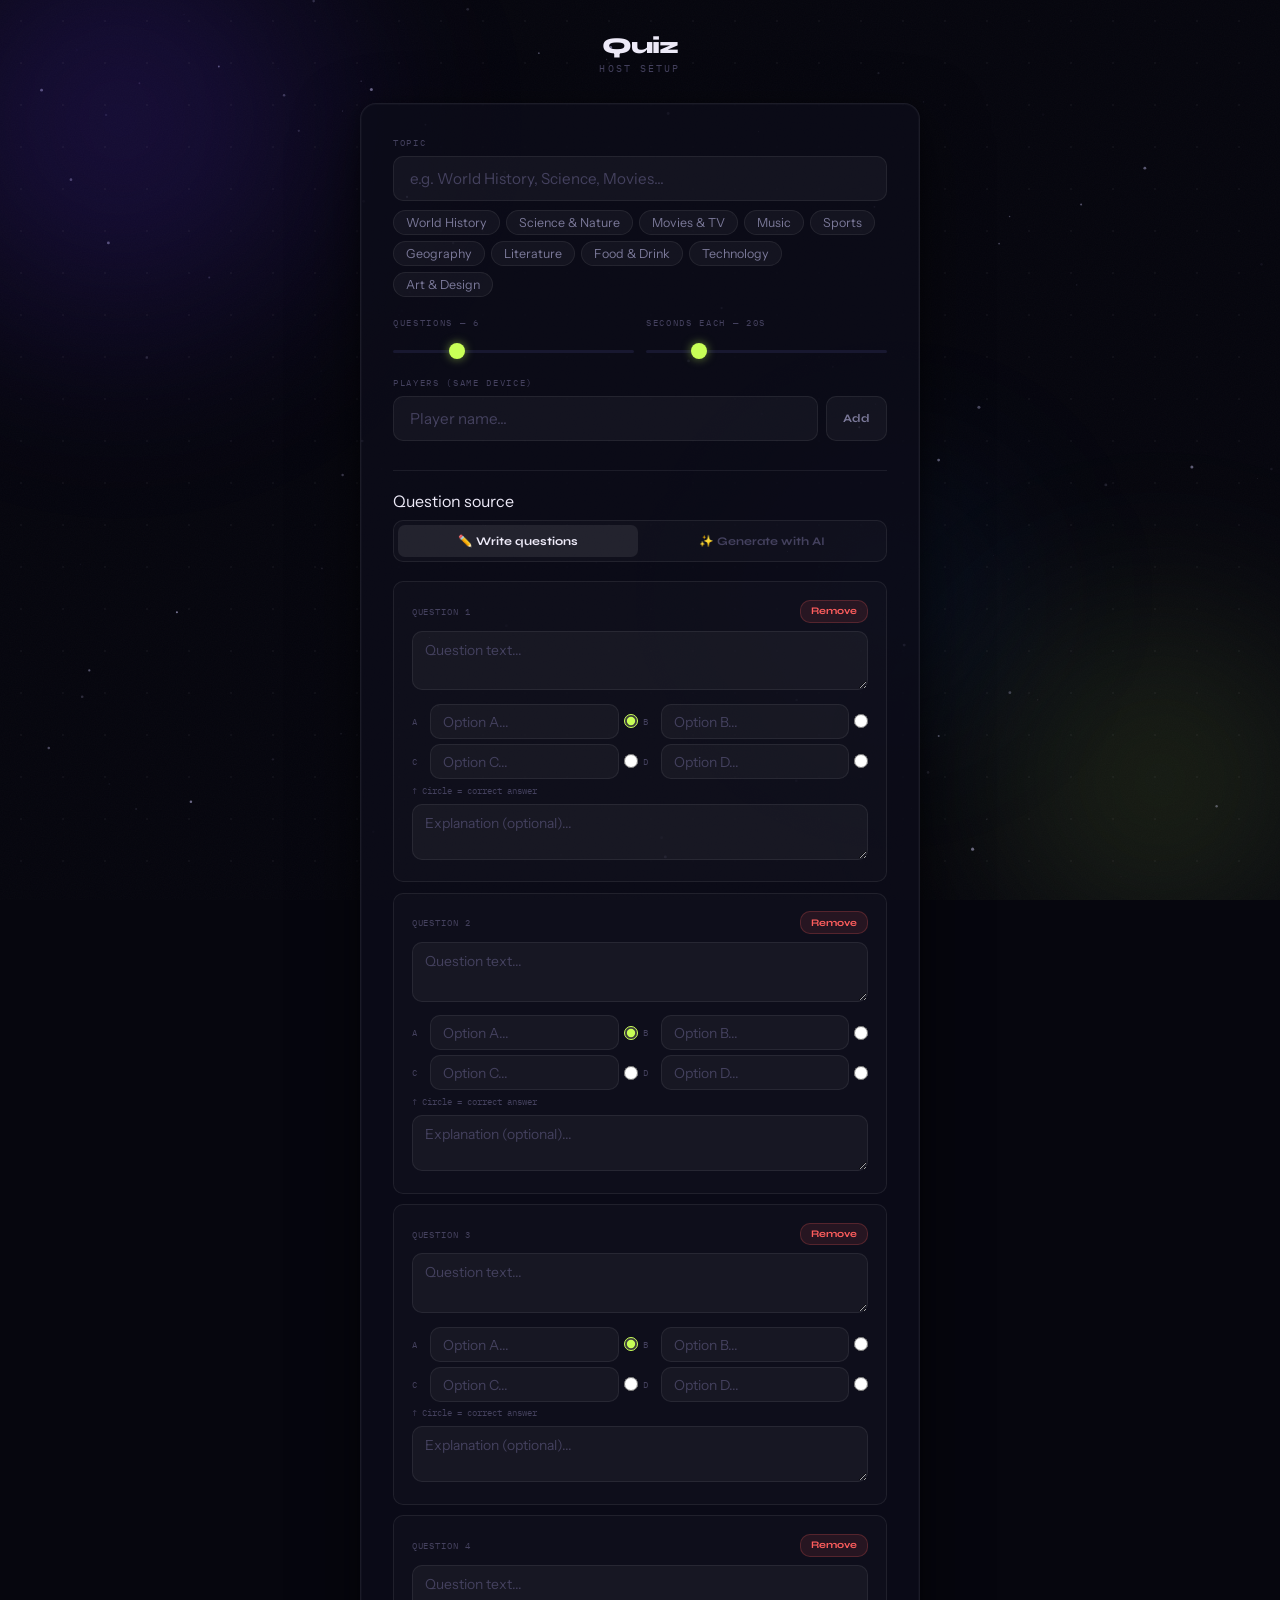
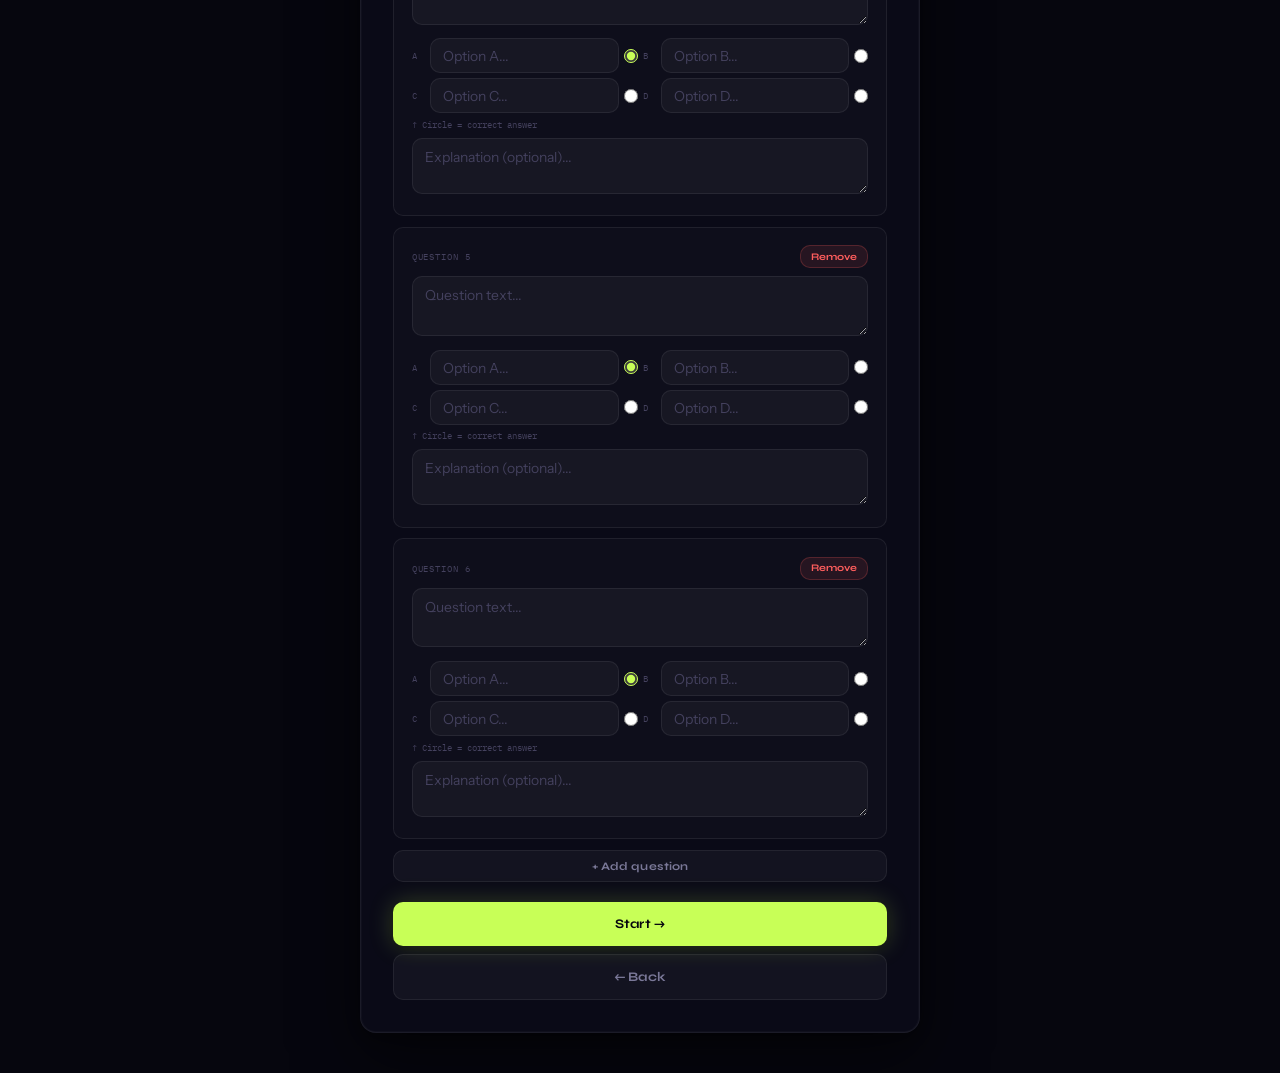
<file: quiz_out/host.html>
<!DOCTYPE html>
<html lang="en">
<head>
  <meta charset="UTF-8"/>
  <meta name="viewport" content="width=device-width,initial-scale=1.0"/>
  <title>Quiz — Host</title>
  <link rel="stylesheet" href="css/style.css"/>
  <style>
    #app{justify-content:flex-start;padding-top:2rem;padding-bottom:2.5rem;}
    .panel{max-width:560px;}
  </style>
</head>
<body>
<div class="bg">
  <canvas id="bgStars"></canvas>
  <div class="bg-orb bg-orb-1"></div>
  <div class="bg-orb bg-orb-2"></div>
  <div class="bg-orb bg-orb-3"></div>
  <div class="bg-dots"></div>
  <div class="bg-grain"></div>
</div>
<div id="app">
  <a href="index.html" class="wordmark wordmark-sm" style="text-decoration:none;margin-bottom:.2rem;">Quiz</a>
  <div class="eyebrow">Host Setup</div>
  <div class="panel">

    <div class="field">
      <label class="field-label">Topic</label>
      <input class="input" id="topicInput" placeholder="e.g. World History, Science, Movies..."/>
      <div class="chips-row" id="topicChips"></div>
    </div>

    <div style="display:grid;grid-template-columns:1fr 1fr;gap:12px;">
      <div class="field">
        <label class="field-label">Questions — <span id="qCountLabel">6</span></label>
        <input type="range" min="3" max="15" value="6" id="qCountSlider"
          oninput="document.getElementById('qCountLabel').textContent=this.value;syncCount()"/>
      </div>
      <div class="field">
        <label class="field-label">Seconds each — <span id="timerLabel">20</span>s</label>
        <input type="range" min="10" max="60" step="5" value="20" id="timerSlider"
          oninput="document.getElementById('timerLabel').textContent=this.value"/>
      </div>
    </div>

    <div class="field">
      <label class="field-label">Players (same device)</label>
      <div style="display:flex;gap:8px;">
        <input class="input" id="playerInput" placeholder="Player name..." maxlength="20" style="flex:1;"/>
        <button class="btn btn-ghost btn-sm" onclick="addPlayer()">Add</button>
      </div>
      <div class="chips-row" id="playerChips"></div>
    </div>

    <div class="divider"></div>
    <p class="field-label" style="margin-bottom:.6rem;">Question source</p>
    <div class="tab-row">
      <button class="tab-btn active" id="tabManual" onclick="switchTab('manual')">✏️ Write questions</button>
      <button class="tab-btn" id="tabAI" onclick="switchTab('ai')">✨ Generate with AI</button>
    </div>

    <div id="panelManual">
      <div id="questionsList"></div>
      <button class="btn btn-ghost btn-block btn-sm" onclick="addQ()" style="margin-bottom:.75rem;">+ Add question</button>
    </div>

    <div id="panelAI" style="display:none;">
      <div class="field">
        <label class="field-label">Anthropic API key</label>
        <input class="input" id="apiKeyInput" type="password" placeholder="sk-ant-..."/>
        <p class="muted mt-1" style="font-size:.72rem;">Used only in this session. Never stored or sent anywhere else.</p>
      </div>
    </div>

    <button class="btn btn-primary btn-block" id="launchBtn" onclick="launch()" style="margin-top:.5rem;">Start →</button>
    <a href="index.html" class="btn btn-ghost btn-block mt-1">← Back</a>
  </div>
</div>
<script src="js/shared.js"></script>
<script>
initBackground();

var players=[], currentTab='manual', manualQs=[];

var TOPICS=['World History','Science & Nature','Movies & TV','Music','Sports','Geography','Literature','Food & Drink','Technology','Art & Design'];
document.getElementById('topicChips').innerHTML=TOPICS.map(function(t){
  return '<span class="chip" onclick="setTopic('+JSON.stringify(t)+')">'+escHtml(t)+'</span>';
}).join('');

function setTopic(t){
  document.getElementById('topicInput').value=t;
  document.querySelectorAll('#topicChips .chip').forEach(function(c){c.classList.toggle('active',c.textContent.trim()===t);});
}

function addPlayer(){
  var inp=document.getElementById('playerInput');
  var name=inp.value.trim();
  if(!name||players.indexOf(name)>-1||players.length>=8) return;
  players.push(name); inp.value=''; renderPlayers();
}
document.getElementById('playerInput').addEventListener('keydown',function(e){if(e.key==='Enter')addPlayer();});

function removePlayer(idx){players.splice(idx,1); renderPlayers();}

function renderPlayers(){
  document.getElementById('playerChips').innerHTML=players.map(function(p,i){
    return '<span class="player-pill">'+renderAvatar(p,i,22,'0.5rem')+escHtml(p)+
      '<span style="cursor:pointer;color:var(--text3);margin-left:4px;" onclick="removePlayer('+i+')">×</span></span>';
  }).join('');
}

function switchTab(tab){
  currentTab=tab;
  document.getElementById('tabManual').classList.toggle('active',tab==='manual');
  document.getElementById('tabAI').classList.toggle('active',tab==='ai');
  document.getElementById('panelManual').style.display=tab==='manual'?'':'none';
  document.getElementById('panelAI').style.display=tab==='ai'?'':'none';
}

function syncCount(){
  var n=parseInt(document.getElementById('qCountSlider').value);
  while(manualQs.length<n) manualQs.push({q:'',options:['','','',''],correct:0,explanation:''});
  renderQs();
}

function addQ(){
  manualQs.push({q:'',options:['','','',''],correct:0,explanation:''});
  document.getElementById('qCountSlider').value=manualQs.length;
  document.getElementById('qCountLabel').textContent=manualQs.length;
  renderQs();
}

function removeQ(idx){
  manualQs.splice(idx,1);
  var v=Math.max(3,manualQs.length);
  document.getElementById('qCountSlider').value=v;
  document.getElementById('qCountLabel').textContent=v;
  renderQs();
}

function renderQs(){
  var L=['A','B','C','D'];
  document.getElementById('questionsList').innerHTML=manualQs.map(function(q,qi){
    return '<div class="q-builder-item">'+
      '<div style="display:flex;justify-content:space-between;align-items:center;margin-bottom:.5rem;">'+
        '<span class="q-num">QUESTION '+(qi+1)+'</span>'+
        '<button class="btn btn-danger btn-xs" onclick="removeQ('+qi+')">Remove</button>'+
      '</div>'+
      '<textarea class="input input-sm" placeholder="Question text..." rows="2" oninput="manualQs['+qi+'].q=this.value">'+escHtml(q.q)+'</textarea>'+
      '<div class="options-grid" style="margin-top:.6rem;">'+
        q.options.map(function(opt,oi){
          return '<div class="option-wrap">'+
            '<span class="option-letter">'+L[oi]+'</span>'+
            '<input class="input input-sm" style="flex:1;" placeholder="Option '+L[oi]+'..." value="'+escHtml(opt)+'" oninput="manualQs['+qi+'].options['+oi+']=this.value"/>'+
            '<input type="radio" class="option-radio" name="c_'+qi+'" value="'+oi+'" '+(q.correct===oi?'checked':'')+' onchange="manualQs['+qi+'].correct='+oi+'" title="Correct"/>'+
          '</div>';
        }).join('')+
      '</div>'+
      '<p class="correct-hint">↑ Circle = correct answer</p>'+
      '<textarea class="input input-sm" placeholder="Explanation (optional)..." rows="1" style="margin-top:.5rem;" oninput="manualQs['+qi+'].explanation=this.value">'+escHtml(q.explanation)+'</textarea>'+
    '</div>';
  }).join('');
}
syncCount();

async function launch(){
  var btn=document.getElementById('launchBtn');
  btn.disabled=true; btn.textContent='Please wait...';

  var topic=document.getElementById('topicInput').value.trim()||'General Knowledge';
  var count=parseInt(document.getElementById('qCountSlider').value);
  var timer=parseInt(document.getElementById('timerSlider').value);
  var roomCode=Math.random().toString(36).substr(2,4).toUpperCase();
  var scores={};
  players.forEach(function(p){scores[p]=0;});

  if(currentTab==='ai'){
    var apiKey=document.getElementById('apiKeyInput').value.trim();
    if(!apiKey){alert('Enter your Anthropic API key.');btn.disabled=false;btn.textContent='Start →';return;}
    saveState({phase:'loading',topic:topic,count:count,timer:timer,apiKey:apiKey,roomCode:roomCode,players:players,scores:scores,questions:[],currentQ:0,isHost:true});
    navigate('loading.html');
    return;
  }

  // Manual mode
  var filled=manualQs.filter(function(q){return q.q.trim()&&q.options.filter(function(o){return o.trim();}).length>=2;});
  if(!filled.length){alert('Add at least one question with 2 or more answer options.');btn.disabled=false;btn.textContent='Start →';return;}

  var questions=filled.map(function(q){
    var opts=q.options.map(function(o){return o.trim();}).filter(Boolean);
    return {q:q.q.trim(),options:opts,correct:Math.min(Number(q.correct),opts.length-1),explanation:q.explanation.trim()};
  });
  questions=shuffleAll(questions);

  saveState({phase:'lobby',topic:topic,count:questions.length,timer:timer,apiKey:'',roomCode:roomCode,players:players,scores:scores,questions:questions,currentQ:0,isHost:true});
  navigate('lobby.html');
}
</script>
</body>
</html>
</file>
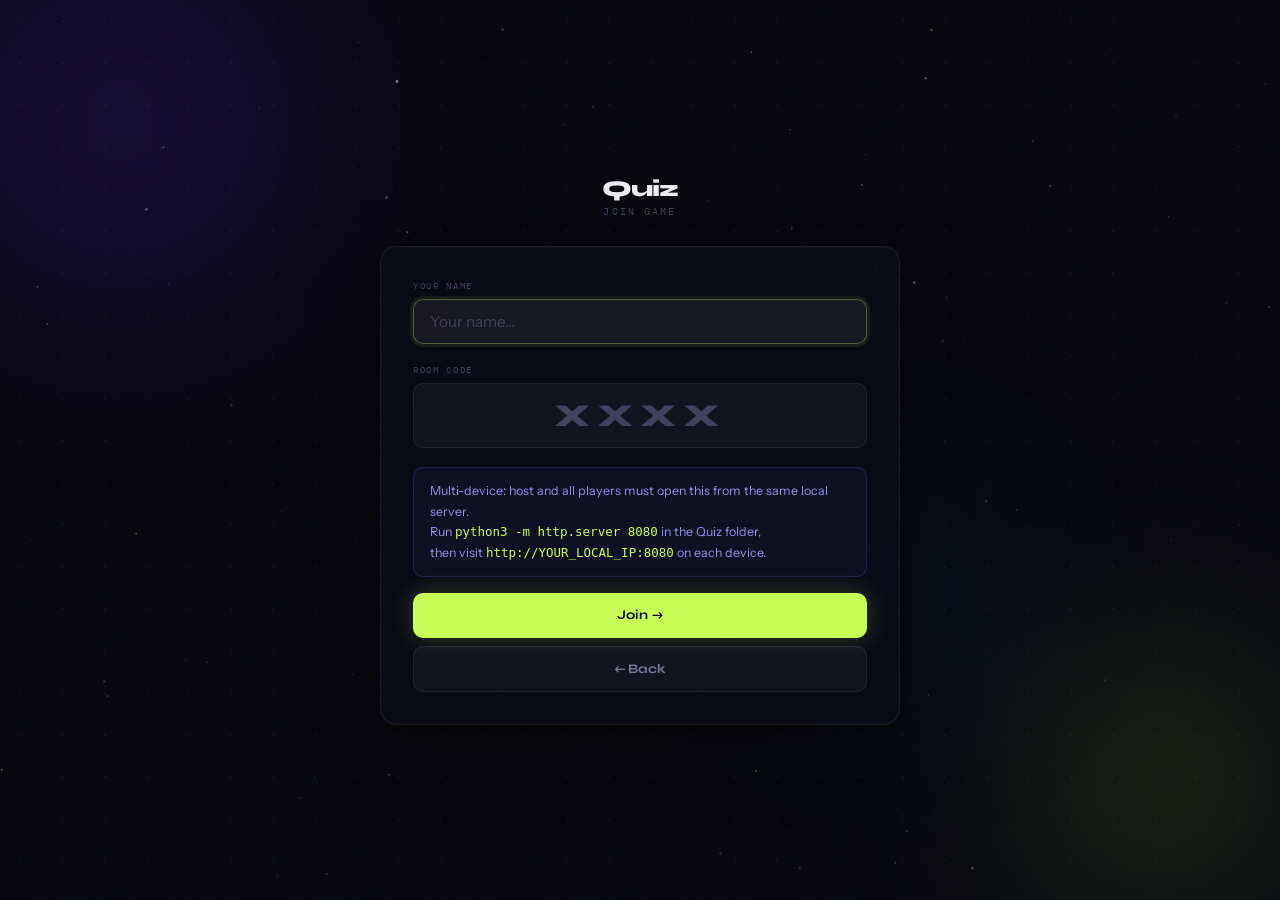
<file: quiz_out/join.html>
<!DOCTYPE html>
<html lang="en">
<head>
  <meta charset="UTF-8"/>
  <meta name="viewport" content="width=device-width,initial-scale=1.0"/>
  <title>Quiz — Join</title>
  <link rel="stylesheet" href="css/style.css"/>
</head>
<body>
<div class="bg">
  <canvas id="bgStars"></canvas>
  <div class="bg-orb bg-orb-1"></div>
  <div class="bg-orb bg-orb-2"></div>
  <div class="bg-orb bg-orb-3"></div>
  <div class="bg-dots"></div>
  <div class="bg-grain"></div>
</div>
<div id="app">
  <a href="index.html" class="wordmark wordmark-sm" style="text-decoration:none;margin-bottom:.15rem;">Quiz</a>
  <div class="eyebrow">Join Game</div>

  <div class="panel">
    <div class="field">
      <label class="field-label">Your name</label>
      <input class="input" id="joinName" placeholder="Your name..." maxlength="20" autofocus/>
    </div>
    <div class="field">
      <label class="field-label">Room code</label>
      <input class="input" id="joinCode" placeholder="XXXX" maxlength="4"
        style="text-transform:uppercase;font-family:'Syne',sans-serif;font-size:2rem;font-weight:800;letter-spacing:.22em;text-align:center;"
        oninput="this.value=this.value.toUpperCase()"/>
    </div>

    <div class="alert alert-info" style="font-size:.78rem;line-height:1.65;margin-bottom:1rem;">
      Multi-device: host and all players must open this from the same local server.<br>
      Run <code style="color:var(--accent)">python3 -m http.server 8080</code> in the Quiz folder,<br>
      then visit <code style="color:var(--accent)">http://YOUR_LOCAL_IP:8080</code> on each device.
    </div>

    <button class="btn btn-primary btn-block" onclick="tryJoin()">Join →</button>
    <a href="index.html" class="btn btn-ghost btn-block mt-1">← Back</a>
  </div>
</div>
<script src="js/shared.js"></script>
<script>
initBackground();

function tryJoin(){
  var name=document.getElementById('joinName').value.trim();
  var code=document.getElementById('joinCode').value.trim().toUpperCase();
  if(!name){alert('Enter your name first.');return;}
  if(code.length!==4){alert('Room codes are 4 characters — check with your host.');return;}

  var state=loadState();
  if(!state){alert('No game found. Make sure the host has set up the game and you\'re on the same server.');return;}
  if(state.roomCode!==code){alert('Room code "'+code+'" not found. Double-check with your host.');return;}

  // Add the player if they're not already in the list
  if(state.players.indexOf(name)===-1){
    state.players.push(name);
    state.scores[name]=0;
  }
  // Mark this tab as non-host
  state.isHost=false;
  saveState(state);

  var dest={lobby:'lobby.html',game:'game.html',results:'results.html',loading:'loading.html'};
  navigate(dest[state.phase]||'lobby.html');
}

document.getElementById('joinCode').addEventListener('keydown',function(e){if(e.key==='Enter')tryJoin();});
document.getElementById('joinName').addEventListener('keydown',function(e){if(e.key==='Enter')document.getElementById('joinCode').focus();});
</script>
</body>
</html>
</file>
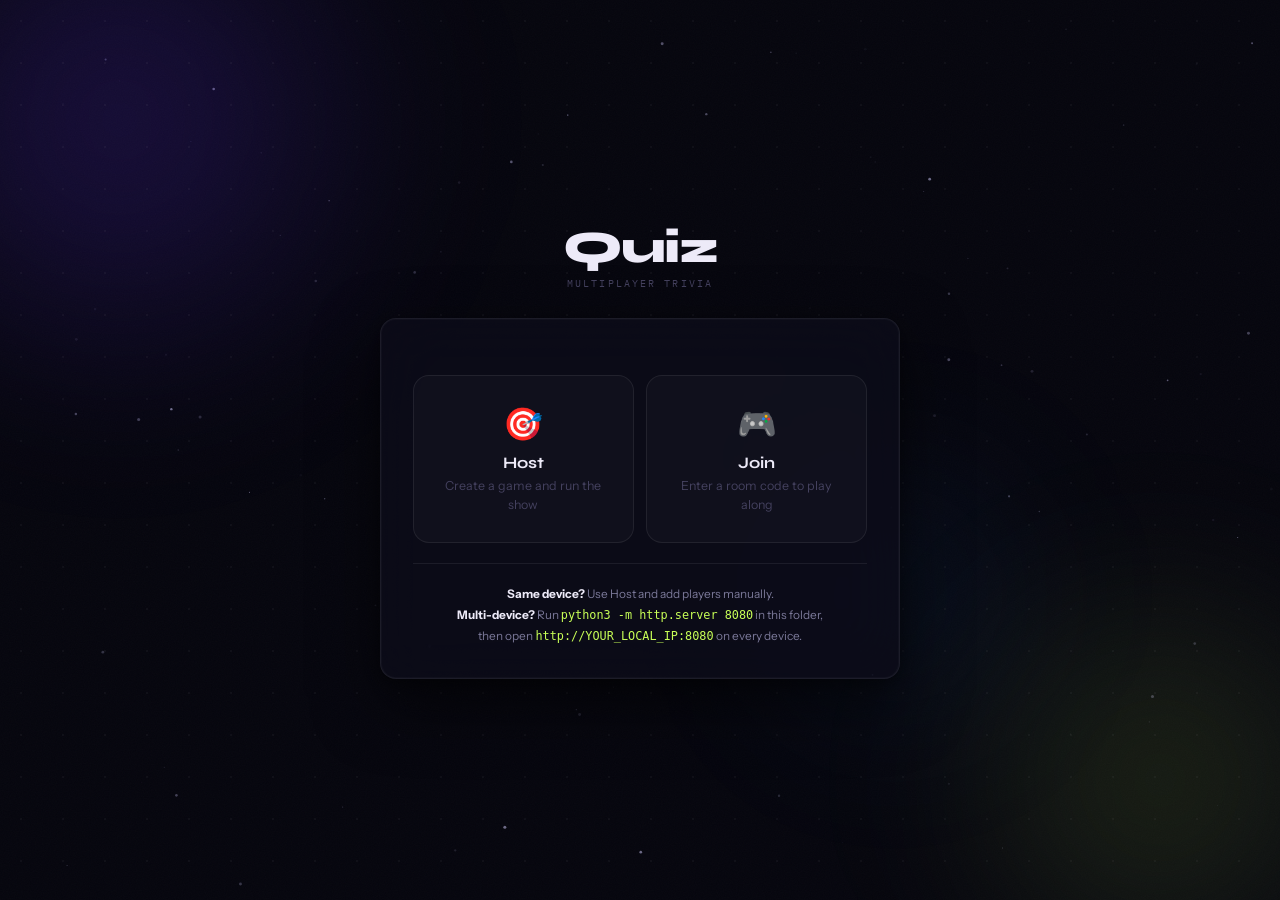
<file: quiz_out/loading.html>
<!DOCTYPE html>
<html lang="en">
<head>
  <meta charset="UTF-8"/>
  <meta name="viewport" content="width=device-width,initial-scale=1.0"/>
  <title>Quiz — Generating</title>
  <link rel="stylesheet" href="css/style.css"/>
</head>
<body>
<div class="bg">
  <canvas id="bgStars"></canvas>
  <div class="bg-orb bg-orb-1"></div>
  <div class="bg-orb bg-orb-2"></div>
  <div class="bg-orb bg-orb-3"></div>
  <div class="bg-dots"></div>
  <div class="bg-grain"></div>
</div>
<div id="app">
  <div class="panel text-center stagger">
    <div style="padding:1.5rem 1rem 2rem;">
      <div class="spinner" id="spinnerEl"></div>
      <p style="font-family:var(--fd);font-weight:700;font-size:1.05rem;margin-bottom:.5rem;" id="statusText">Generating questions</p>
      <p class="muted" id="subText" style="font-size:.83rem;">This takes a few seconds...</p>
    </div>
  </div>
</div>
<script src="js/shared.js"></script>
<script>
initBackground();

var msgs=['Generating questions...','Checking the facts...','Mixing difficulty levels...','Almost ready...'];
var mIdx=0, subEl=document.getElementById('subText');
subEl.style.transition='opacity .2s';
var mInt=setInterval(function(){
  mIdx=(mIdx+1)%msgs.length;
  subEl.style.opacity='0';
  setTimeout(function(){subEl.textContent=msgs[mIdx];subEl.style.opacity='1';},200);
},2400);

async function run(){
  var state=loadState();
  if(!state||state.phase!=='loading'){window.location.href='index.html';return;}
  try{
    var questions=await generateQuestions(state.topic,state.count,state.apiKey);
    questions=shuffleAll(questions);
    clearInterval(mInt);
    document.getElementById('spinnerEl').style.borderTopColor='var(--green)';
    document.getElementById('statusText').textContent='Ready!';
    subEl.textContent=questions.length+' questions loaded.';
    saveState(Object.assign({},state,{phase:'lobby',questions:questions}));
    setTimeout(function(){navigate('lobby.html');},700);
  }catch(e){
    clearInterval(mInt);
    document.getElementById('spinnerEl').style.display='none';
    document.getElementById('statusText').textContent='Error generating questions';
    subEl.innerHTML='<span style="color:var(--red);">'+escHtml(e.message)+'</span>'+
      '<br><br><a href="host.html" class="btn btn-ghost btn-sm" style="display:inline-flex;margin-top:.5rem;">← Try again</a>';
  }
}
run();
</script>
</body>
</html>
</file>
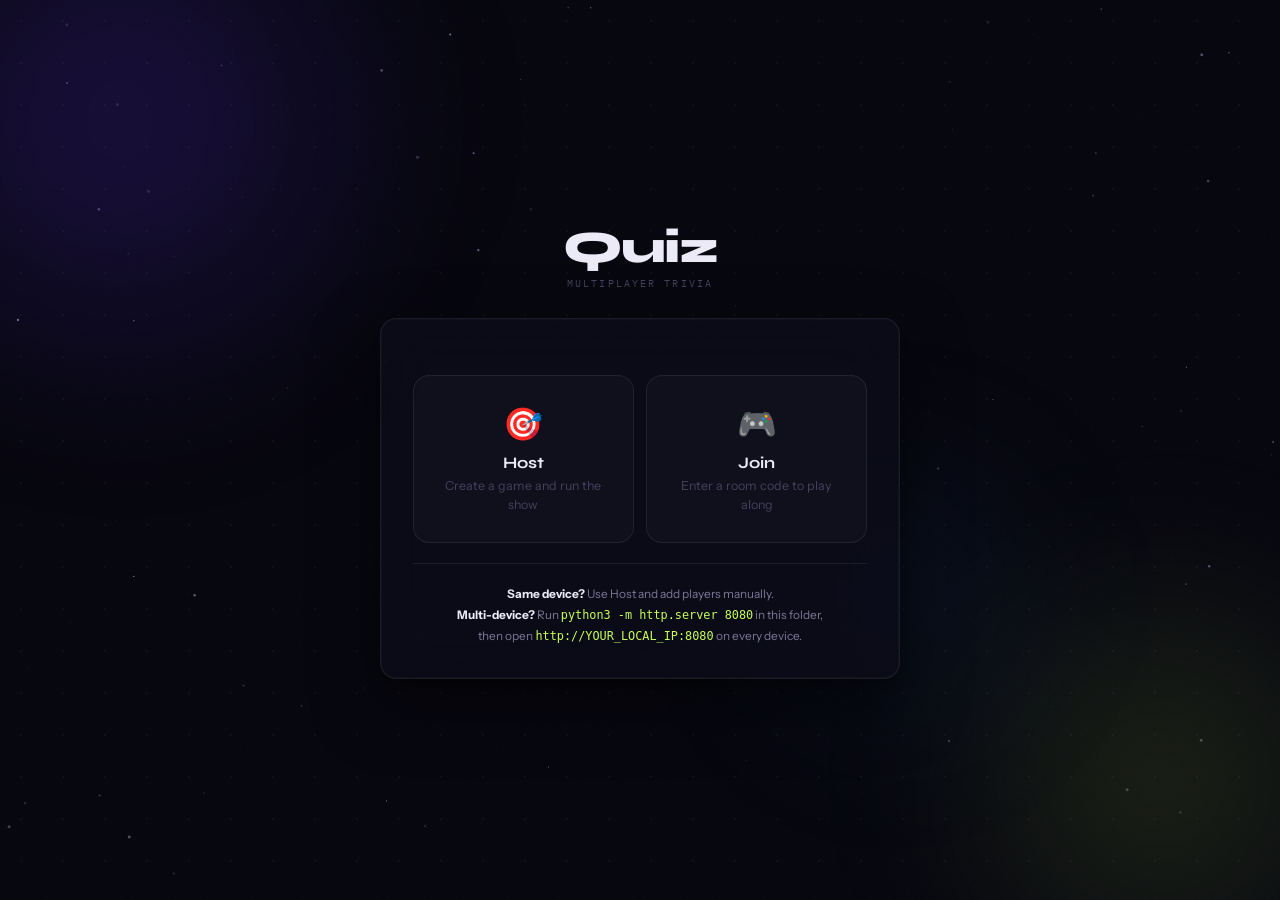
<file: quiz_out/lobby.html>
<!DOCTYPE html>
<html lang="en">
<head>
  <meta charset="UTF-8"/>
  <meta name="viewport" content="width=device-width,initial-scale=1.0"/>
  <title>Quiz — Lobby</title>
  <link rel="stylesheet" href="css/style.css"/>
</head>
<body>
<div class="bg">
  <canvas id="bgStars"></canvas>
  <div class="bg-orb bg-orb-1"></div>
  <div class="bg-orb bg-orb-2"></div>
  <div class="bg-orb bg-orb-3"></div>
  <div class="bg-dots"></div>
  <div class="bg-grain"></div>
</div>
<div id="app">
  <a href="index.html" class="wordmark wordmark-sm" style="text-decoration:none;margin-bottom:.15rem;">Quiz</a>
  <div class="eyebrow" id="eyebrow">Lobby</div>

  <div class="panel text-center" style="max-width:460px;">
    <div class="tag-label">Room Code</div>
    <div class="room-code-display" id="codeDisplay">----</div>
    <p class="muted" style="font-size:.76rem;line-height:1.65;margin-bottom:1rem;" id="joinHint"></p>

    <div class="divider"></div>

    <div class="tag-label">Topic</div>
    <p id="topicDisplay" style="font-size:1rem;font-weight:700;color:var(--text);margin:.25rem 0 1rem;font-family:'Syne',sans-serif;letter-spacing:-.01em;"></p>

    <div class="tag-label">Players</div>
    <div id="lobbyPlayers" style="margin-bottom:1rem;min-height:36px;"></div>

    <!-- Host only: add late player -->
    <div id="hostAdd" style="display:flex;gap:8px;margin-bottom:1.25rem;">
      <input class="input" id="lateInput" placeholder="Add a player..." maxlength="20" style="flex:1;"/>
      <button class="btn btn-ghost btn-sm" onclick="addLate()">Add</button>
    </div>

    <div style="display:flex;gap:.4rem;justify-content:center;margin-bottom:1.2rem;">
      <span class="pulse-dot"></span>
      <span class="pulse-dot"></span>
      <span class="pulse-dot"></span>
    </div>

    <p class="muted mb-2" style="font-size:.8rem;" id="qInfo"></p>

    <!-- Host controls -->
    <div id="hostControls">
      <button class="btn btn-primary btn-block" onclick="begin()">Start Game →</button>
      <a href="host.html" class="btn btn-ghost btn-block mt-1">← Change settings</a>
    </div>

    <!-- Player controls -->
    <div id="playerControls" style="display:none;">
      <div class="alert alert-info" style="margin-bottom:1rem;">
        Waiting for the host to start...
      </div>
      <button class="btn btn-ghost btn-block" onclick="leaveGame()">Leave game</button>
    </div>
  </div>
</div>
<script src="js/shared.js"></script>
<script>
initBackground();

var state=loadState();
if(!state||state.phase!=='lobby'){window.location.href='index.html';}

var isHost=!!state.isHost;
var players=state.players?state.players.slice():[];
var scores=Object.assign({},state.scores||{});

// Init UI
document.getElementById('codeDisplay').textContent=state.roomCode;
document.getElementById('topicDisplay').textContent=state.topic;
document.getElementById('qInfo').textContent=state.questions.length+' question'+(state.questions.length!==1?'s':'')+' · '+state.timer+'s each';

if(isHost){
  document.getElementById('joinHint').innerHTML='Share this code — players join at <a href="join.html" style="color:var(--accent);text-decoration:none;">join.html</a>';
}else{
  document.getElementById('eyebrow').textContent='Waiting Room';
  document.getElementById('joinHint').textContent='Waiting for the host to start the game.';
  document.getElementById('hostControls').style.display='none';
  document.getElementById('playerControls').style.display='';
  document.getElementById('hostAdd').style.display='none';
}

function renderPlayers(){
  var el=document.getElementById('lobbyPlayers');
  if(!players.length){el.innerHTML='<span class="muted" style="font-size:.8rem;">No players yet — add some below</span>';return;}
  el.innerHTML=players.map(function(p,i){
    return '<div class="lobby-player-row">'+
      renderAvatar(p,i,28,'0.58rem')+
      '<span class="p-name">'+escHtml(p)+'</span>'+
      (isHost?'<span style="cursor:pointer;color:var(--text3);font-size:1.1rem;padding:0 4px;" onclick="removePlayer('+i+')">×</span>':'')+
    '</div>';
  }).join('');
}

function addLate(){
  if(!isHost)return;
  var inp=document.getElementById('lateInput');
  var name=inp.value.trim();
  if(!name||players.indexOf(name)>-1||players.length>=8)return;
  players.push(name); scores[name]=0; inp.value='';
  saveState(Object.assign({},state,{players:players,scores:scores}));
  renderPlayers();
}

function removePlayer(idx){
  if(!isHost)return;
  players.splice(idx,1);
  var newScores={};
  players.forEach(function(p){newScores[p]=scores[p]||0;});
  scores=newScores;
  saveState(Object.assign({},state,{players:players,scores:scores}));
  renderPlayers();
}

document.getElementById('lateInput').addEventListener('keydown',function(e){if(e.key==='Enter')addLate();});

function begin(){
  if(!isHost)return;
  if(!players.length){
    if(!confirm('No players added — continue as a solo quiz?'))return;
    players=['Solo']; scores['Solo']=0;
  }
  // Ensure all players have a score entry
  players.forEach(function(p){if(!(p in scores))scores[p]=0;});
  saveState(Object.assign({},state,{phase:'game',players:players,scores:scores,currentQ:0}));
  navigate('game.html');
}

function leaveGame(){
  // Player leaves — don't wipe state (host's game continues)
  // Just navigate home without clearing
  window.location.href='index.html';
}

renderPlayers();

// Non-host: poll for changes — player list updates AND phase change (game start)
if(!isHost){
  startSync(function(s){
    if(s.phase==='game'){stopSync();navigate('game.html');return;}
    if(s.phase==='lobby'){
      // Update player list if host added/removed someone
      players=s.players||[];
      scores=s.scores||{};
      renderPlayers();
    }
  });
}
</script>
</body>
</html>
</file>
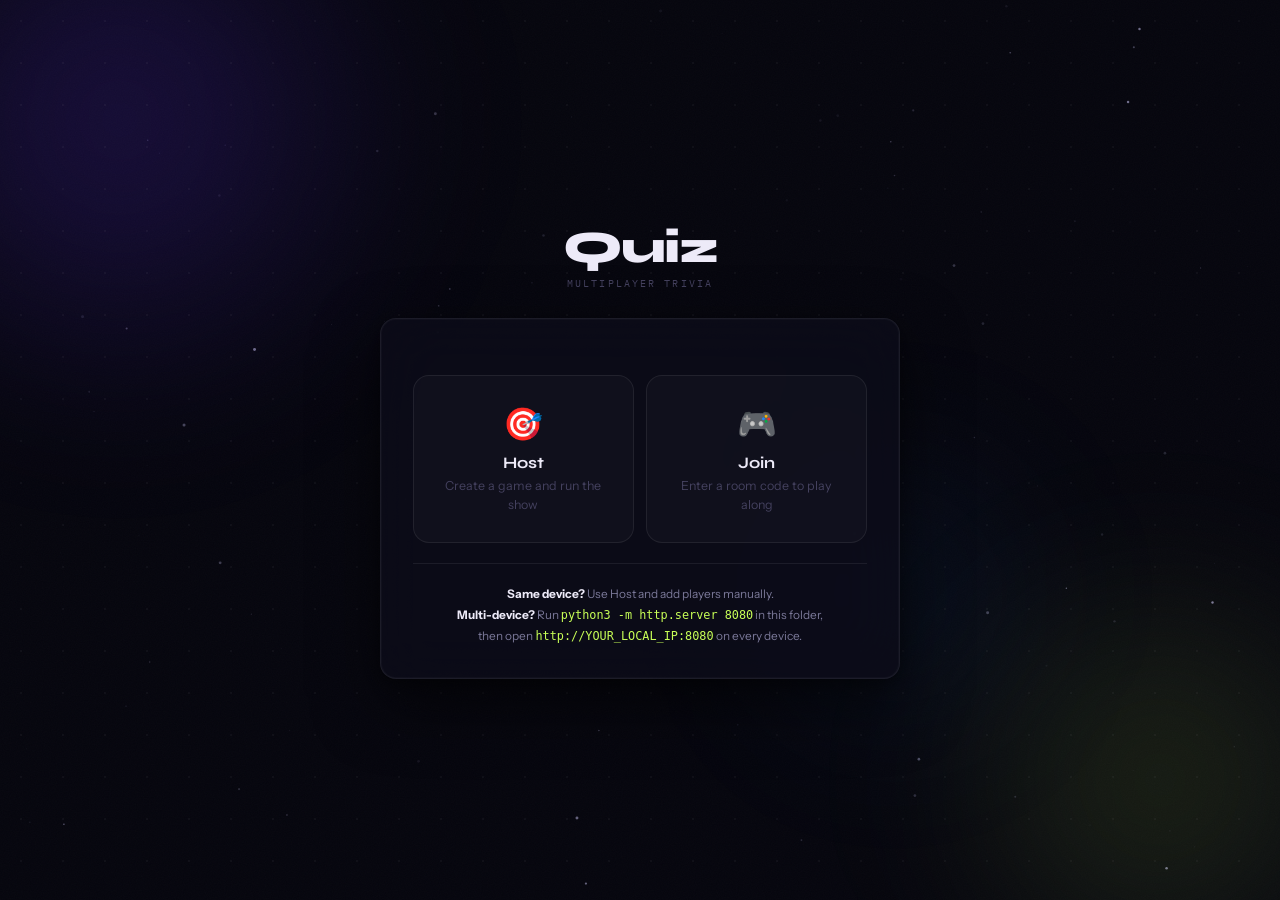
<file: quiz_out/results.html>
<!DOCTYPE html>
<html lang="en">
<head>
  <meta charset="UTF-8"/>
  <meta name="viewport" content="width=device-width,initial-scale=1.0"/>
  <title>Quiz — Results</title>
  <link rel="stylesheet" href="css/style.css"/>
</head>
<body>
<div class="bg">
  <canvas id="bgStars"></canvas>
  <div class="bg-orb bg-orb-1"></div>
  <div class="bg-orb bg-orb-2"></div>
  <div class="bg-orb bg-orb-3"></div>
  <div class="bg-dots"></div>
  <div class="bg-grain"></div>
</div>
<div id="app">
  <div style="width:100%;max-width:480px;">

    <div class="winner-block">
      <span class="winner-trophy" id="trophy">🏆</span>
      <div class="winner-name" id="winnerName"></div>
      <p class="muted mt-1" id="winnerPts" style="font-family:var(--fm);font-size:.8rem;"></p>
    </div>

    <div class="panel">
      <div class="tag-label" style="margin-bottom:.75rem;">Final Scores</div>
      <div id="finalScores"></div>
      <div class="divider"></div>
      <div id="hostBtns">
        <button class="btn btn-primary btn-block" onclick="newGame()">New Game →</button>
        <button class="btn btn-ghost btn-block mt-1" onclick="sameTopic()">Same topic, new questions</button>
      </div>
      <a href="index.html" class="btn btn-ghost btn-block mt-1" onclick="clearState()">← Home</a>
    </div>

  </div>
</div>
<script src="js/shared.js"></script>
<script>
initBackground();

var state=loadState();
if(!state||!state.scores){window.location.href='index.html';}

var isHost=!!state.isHost;
if(!isHost) document.getElementById('hostBtns').style.display='none';

var players=state.players||[];
var scores=state.scores||{};
var qs=state.questions||[];

// Sort by score
var sorted=players.slice().sort(function(a,b){return (scores[b]||0)-(scores[a]||0);});
var winner=sorted[0]||'';

if(players.length===1){
  document.getElementById('trophy').textContent='✓';
  document.getElementById('trophy').style.fontSize='2.8rem';
  document.getElementById('winnerName').textContent='Game complete';
  document.getElementById('winnerPts').textContent=(scores[winner]||0)+' pts · '+qs.length+' questions';
}else{
  document.getElementById('winnerName').textContent=escHtml(winner)+' wins';
  document.getElementById('winnerPts').textContent=(scores[winner]||0)+' points';
}

var MEDALS=['first','second','third'];
document.getElementById('finalScores').innerHTML=sorted.map(function(p,i){
  return '<div class="score-row '+(MEDALS[i]||'')+'">'+
    '<span class="rank-num">'+(i+1)+'</span>'+
    renderAvatar(p,players.indexOf(p),30,'0.6rem')+
    '<span class="score-name">'+escHtml(p)+'</span>'+
    '<span class="score-pts">'+(scores[p]||0)+' pts</span>'+
  '</div>';
}).join('');

function newGame(){clearState(); navigate('host.html');}

function sameTopic(){
  if(!state.apiKey){clearState(); navigate('host.html'); return;}
  var rc=Math.random().toString(36).substr(2,4).toUpperCase();
  var newScores={};
  (state.players||[]).forEach(function(p){newScores[p]=0;});
  saveState({phase:'loading',topic:state.topic,count:state.count,timer:state.timer,apiKey:state.apiKey,
    roomCode:rc,players:state.players||[],scores:newScores,questions:[],currentQ:0,isHost:true});
  navigate('loading.html');
}
</script>
</body>
</html>
</file>
<file: quiz/css/style.css>
@import url('https://fonts.googleapis.com/css2?family=IBM+Plex+Mono:wght@400;500;600&family=IBM+Plex+Sans:wght@300;400;500&display=swap');

:root {
  --bg: #080810;
  --surface: #0f0f1a;
  --surface2: #16162a;
  --border: rgba(255,255,255,0.07);
  --border-active: rgba(255,255,255,0.18);
  --text: #e8e8f0;
  --muted: rgba(232,232,240,0.4);
  --dim: rgba(232,232,240,0.2);
  --accent: #7c6fff;
  --accent-dim: rgba(124,111,255,0.15);
  --accent-border: rgba(124,111,255,0.35);
  --green: #3ecf8e;
  --green-dim: rgba(62,207,142,0.12);
  --red: #f25c5c;
  --red-dim: rgba(242,92,92,0.1);
  --amber: #f0a040;
}

*, *::before, *::after { box-sizing: border-box; margin: 0; padding: 0; }

html, body {
  min-height: 100%;
  background: var(--bg);
  color: var(--text);
  font-family: 'IBM Plex Sans', sans-serif;
  font-size: 16px;
  line-height: 1.6;
  overflow-x: hidden;
}

/* ── Stars ── */
#starfield { position: fixed; inset: 0; pointer-events: none; z-index: 0; }
#starfield canvas { position: absolute; inset: 0; }

/* ── Layout ── */
#app {
  position: relative; z-index: 1;
  min-height: 100vh;
  display: flex; flex-direction: column;
  align-items: center; justify-content: center;
  padding: 2rem 1.25rem;
}

/* ── Logo ── */
.logo {
  font-family: 'IBM Plex Mono', monospace;
  font-weight: 600;
  font-size: 1.1rem;
  letter-spacing: 0.08em;
  color: var(--text);
  text-decoration: none;
  display: block;
  text-align: center;
  margin-bottom: 2.5rem;
  opacity: 0.9;
}
.logo span { color: var(--accent); }

/* ── Panel ── */
.panel {
  background: var(--surface);
  border: 1px solid var(--border);
  border-radius: 12px;
  padding: 2rem;
  width: 100%;
  max-width: 500px;
}
.panel-wide { max-width: 780px; }

/* ── Section label ── */
.section-label {
  font-family: 'IBM Plex Mono', monospace;
  font-size: 0.65rem;
  letter-spacing: 0.14em;
  text-transform: uppercase;
  color: var(--muted);
  margin-bottom: 0.6rem;
}

/* ── Buttons ── */
.btn {
  font-family: 'IBM Plex Mono', monospace;
  font-size: 0.75rem;
  font-weight: 500;
  letter-spacing: 0.06em;
  border: 1px solid var(--border-active);
  border-radius: 8px;
  padding: 0.75rem 1.5rem;
  background: transparent;
  color: var(--text);
  cursor: pointer;
  transition: background 0.15s, border-color 0.15s, opacity 0.15s;
  display: inline-flex; align-items: center; justify-content: center; gap: 0.5rem;
  text-decoration: none;
  width: auto;
}
.btn:hover { background: rgba(255,255,255,0.05); }
.btn:active { opacity: 0.8; }

.btn-accent {
  background: var(--accent);
  border-color: var(--accent);
  color: #fff;
}
.btn-accent:hover { background: #8d80ff; border-color: #8d80ff; }

.btn-block { width: 100%; }
.btn-sm { padding: 0.5rem 1rem; font-size: 0.68rem; }
.mt-1 { margin-top: 0.5rem; }
.mt-2 { margin-top: 1rem; }
.mt-3 { margin-top: 1.5rem; }
.mb-1 { margin-bottom: 0.5rem; }
.mb-2 { margin-bottom: 1rem; }

/* ── Inputs ── */
.input {
  width: 100%;
  background: var(--surface2);
  border: 1px solid var(--border);
  border-radius: 8px;
  color: var(--text);
  font-family: 'IBM Plex Sans', sans-serif;
  font-size: 0.95rem;
  padding: 0.7rem 0.9rem;
  outline: none;
  transition: border-color 0.15s;
}
.input:focus { border-color: var(--accent-border); }
.input::placeholder { color: var(--dim); }

select.input {
  appearance: none;
  background-image: url("data:image/svg+xml,%3Csvg xmlns='http://www.w3.org/2000/svg' width='10' height='10' viewBox='0 0 10 10'%3E%3Cpath fill='rgba(232,232,240,0.3)' d='M5 7L1 3h8z'/%3E%3C/svg%3E");
  background-repeat: no-repeat;
  background-position: right 0.9rem center;
  padding-right: 2rem;
  cursor: pointer;
}

.field { margin-bottom: 1.1rem; }
.field-label {
  display: block;
  font-family: 'IBM Plex Mono', monospace;
  font-size: 0.65rem;
  letter-spacing: 0.12em;
  text-transform: uppercase;
  color: var(--muted);
  margin-bottom: 0.4rem;
}

/* ── Slider ── */
input[type="range"].input {
  padding: 0; border: none; background: transparent;
  cursor: pointer; height: 20px;
  accent-color: var(--accent);
}

/* ── Divider ── */
.divider { height: 1px; background: var(--border); margin: 1.25rem 0; }

/* ── Chips ── */
.chips-row { display: flex; flex-wrap: wrap; gap: 5px; margin-top: 0.6rem; }
.topic-chip {
  display: inline-block;
  padding: 3px 10px;
  border-radius: 4px;
  background: var(--surface2);
  border: 1px solid var(--border);
  color: var(--muted);
  font-size: 0.78rem;
  cursor: pointer;
  transition: all 0.12s;
  font-family: 'IBM Plex Mono', monospace;
}
.topic-chip:hover { border-color: var(--accent-border); color: var(--text); background: var(--accent-dim); }

.player-pill {
  display: inline-flex; align-items: center; gap: 5px;
  background: var(--surface2);
  border: 1px solid var(--border);
  border-radius: 4px;
  padding: 3px 8px 3px 4px;
  font-size: 0.8rem;
}

/* ── Avatar ── */
.avatar {
  border-radius: 4px;
  display: inline-flex; align-items: center; justify-content: center;
  font-family: 'IBM Plex Mono', monospace;
  font-weight: 600;
  font-size: 0.55rem;
  flex-shrink: 0;
}

/* ── Room code ── */
.room-code {
  font-family: 'IBM Plex Mono', monospace;
  font-size: 3rem;
  font-weight: 600;
  letter-spacing: 0.35em;
  color: var(--text);
  text-align: center;
  margin: 0.5rem 0;
}

/* ── Pulse dots ── */
.pulse-dot {
  width: 6px; height: 6px; border-radius: 50%;
  background: var(--accent);
  display: inline-block;
  animation: pd 1.4s ease-in-out infinite;
}
.pulse-dot:nth-child(2) { animation-delay: 0.2s; }
.pulse-dot:nth-child(3) { animation-delay: 0.4s; }
@keyframes pd { 0%,80%,100%{opacity:0.25;transform:scale(0.7)} 40%{opacity:1;transform:scale(1)} }

/* ── Loader ── */
.loader { text-align: center; padding: 3rem 2rem; }
.spin {
  width: 36px; height: 36px;
  border: 2px solid var(--border);
  border-top-color: var(--accent);
  border-radius: 50%;
  animation: spin 0.9s linear infinite;
  margin: 0 auto 1.25rem;
}
@keyframes spin { to { transform: rotate(360deg); } }

/* ── Score rows ── */
.score-row {
  display: flex; align-items: center; gap: 10px;
  padding: 0.75rem 0.9rem;
  border-radius: 8px;
  background: var(--surface2);
  border: 1px solid var(--border);
  margin-bottom: 0.4rem;
}
.score-row.first { border-color: rgba(240,160,64,0.4); }
.score-row.second { border-color: rgba(232,232,240,0.15); }
.score-row.third { border-color: rgba(124,111,255,0.25); }
.rank-num { font-family: 'IBM Plex Mono', monospace; font-size: 0.68rem; color: var(--dim); width: 18px; text-align: center; }
.score-name { flex: 1; font-size: 0.95rem; }
.score-pts { font-family: 'IBM Plex Mono', monospace; font-size: 0.78rem; color: var(--accent); }

/* ── Answer buttons ── */
.answer-grid { display: grid; grid-template-columns: 1fr 1fr; gap: 0.6rem; margin-top: 1.25rem; }
.answer-btn {
  font-family: 'IBM Plex Sans', sans-serif;
  font-size: 0.92rem;
  padding: 1rem 1.1rem;
  border-radius: 8px;
  border: 1px solid var(--border);
  background: var(--surface2);
  color: var(--text);
  cursor: pointer;
  text-align: left;
  transition: background 0.12s, border-color 0.12s;
  display: flex; align-items: flex-start; gap: 0.65rem;
  line-height: 1.4; min-height: 64px;
}
.answer-btn .letter {
  font-family: 'IBM Plex Mono', monospace;
  font-size: 0.65rem; font-weight: 600;
  min-width: 20px; height: 20px;
  border-radius: 3px;
  display: flex; align-items: center; justify-content: center;
  flex-shrink: 0; margin-top: 1px;
  background: rgba(255,255,255,0.06);
  color: var(--muted);
}
.answer-btn:hover:not(:disabled) { background: rgba(255,255,255,0.04); border-color: var(--border-active); }
.answer-btn.correct { background: var(--green-dim) !important; border-color: var(--green) !important; }
.answer-btn.correct .letter { background: rgba(62,207,142,0.2); color: var(--green); }
.answer-btn.wrong { background: var(--red-dim) !important; border-color: var(--red) !important; opacity: 0.6; }
.answer-btn:disabled { cursor: default; }

/* ── Timer ── */
.timer-ring { position: relative; width: 64px; height: 64px; flex-shrink: 0; }
.timer-ring svg { transform: rotate(-90deg); }
.timer-ring circle { fill: none; stroke-width: 4; }
.timer-ring .bg { stroke: var(--surface2); }
.timer-ring .fg { stroke: var(--accent); stroke-linecap: round; transition: stroke-dashoffset 1s linear, stroke 0.4s; }
.timer-num {
  position: absolute; inset: 0;
  display: flex; align-items: center; justify-content: center;
  font-family: 'IBM Plex Mono', monospace;
  font-size: 1.1rem; font-weight: 600; color: var(--text);
}

/* ── Progress ── */
.progress-track { height: 2px; background: var(--surface2); border-radius: 1px; margin-bottom: 1.25rem; }
.progress-fill { height: 100%; background: var(--accent); border-radius: 1px; transition: width 0.4s ease; }

/* ── Explanation ── */
.explanation {
  background: var(--surface2);
  border: 1px solid var(--border);
  border-radius: 8px;
  padding: 0.8rem 1rem;
  font-size: 0.86rem;
  color: var(--muted);
  line-height: 1.6;
  margin-top: 0.9rem;
  display: none;
}
.explanation.visible { display: block; }

/* ── Buzz buttons ── */
.buzz-grid { display: grid; gap: 0.4rem; margin-top: 1rem; }
.buzz-btn {
  display: flex; align-items: center; gap: 10px;
  padding: 0.75rem 0.9rem;
  border-radius: 8px;
  background: var(--surface2);
  border: 1px solid var(--border);
  color: var(--text);
  cursor: pointer;
  font-family: 'IBM Plex Sans', sans-serif;
  font-size: 0.92rem;
  transition: background 0.12s, border-color 0.12s;
  text-align: left; width: 100%;
}
.buzz-btn:hover:not(:disabled) { background: rgba(255,255,255,0.04); border-color: var(--border-active); }
.buzz-btn:active:not(:disabled) { opacity: 0.8; }
.buzz-btn:disabled { opacity: 0.35; cursor: default; }

/* ── Mode cards ── */
.mode-cards { display: grid; grid-template-columns: 1fr 1fr; gap: 0.75rem; margin-top: 1.25rem; }
.mode-card {
  background: var(--surface2);
  border: 1px solid var(--border);
  border-radius: 10px;
  padding: 1.5rem 1.25rem;
  cursor: pointer; text-align: left;
  transition: border-color 0.15s, background 0.15s;
  text-decoration: none; color: inherit; display: block;
}
.mode-card:hover { border-color: var(--accent-border); background: var(--accent-dim); }
.mode-card .icon { font-size: 1.4rem; margin-bottom: 0.65rem; display: block; }
.mode-card h3 { font-family: 'IBM Plex Mono', monospace; font-size: 0.8rem; letter-spacing: 0.06em; color: var(--text); margin-bottom: 0.3rem; }
.mode-card p { font-size: 0.8rem; color: var(--muted); line-height: 1.5; }

/* ── Score strip (game) ── */
.score-strip {
  display: flex; gap: 8px; flex-wrap: wrap;
  padding: 0.6rem 0.85rem;
  background: var(--surface);
  border: 1px solid var(--border);
  border-radius: 8px;
  margin-bottom: 1.25rem;
}
.score-chip { display: flex; align-items: center; gap: 5px; font-size: 0.8rem; }
.score-chip .pts { font-family: 'IBM Plex Mono', monospace; font-size: 0.68rem; color: var(--accent); }

/* ── Winner ── */
.winner-block { text-align: center; padding: 1.5rem 1rem 0.5rem; }
.winner-name {
  font-family: 'IBM Plex Mono', monospace;
  font-size: 1.3rem; font-weight: 600;
  color: var(--text); margin-top: 0.5rem;
}
.winner-pts { font-size: 0.85rem; color: var(--muted); margin-top: 0.2rem; }

/* ── Muted / util ── */
.muted { color: var(--muted); font-size: 0.85rem; }
.text-center { text-align: center; }
code { font-family: 'IBM Plex Mono', monospace; font-size: 0.82em; color: var(--accent); }

@media (max-width: 480px) {
  .answer-grid { grid-template-columns: 1fr; }
  .mode-cards { grid-template-columns: 1fr; }
  .panel { padding: 1.5rem 1.1rem; }
  .room-code { font-size: 2.2rem; }
}
</file>
<file: quiz_out/css/style.css>
@import url('https://fonts.googleapis.com/css2?family=Syne:wght@700;800&family=IBM+Plex+Mono:wght@400;500&family=Instrument+Sans:wght@400;500;600&display=swap');

:root {
  --bg:       #06060e;
  --s1:       #0c0c1a;
  --s2:       #111122;
  --s3:       #181830;
  --border:   rgba(255,255,255,0.07);
  --border2:  rgba(255,255,255,0.14);
  --text:     #edeaf8;
  --text2:    #7a7898;
  --text3:    #44415e;
  --accent:   #c8ff57;
  --accentd:  rgba(200,255,87,0.10);
  --accentb:  rgba(200,255,87,0.30);
  --red:      #ff5e5e;
  --redd:     rgba(255,94,94,0.10);
  --green:    #4dffaa;
  --greend:   rgba(77,255,170,0.09);
  --r:        10px;
  --rl:       16px;
  --fd:       'Syne', sans-serif;
  --fm:       'IBM Plex Mono', monospace;
  --fb:       'Instrument Sans', system-ui, sans-serif;
}

*,*::before,*::after { box-sizing:border-box; margin:0; padding:0; }
html { height:100%; }
body { min-height:100%; background:var(--bg); color:var(--text); font-family:var(--fb); overflow-x:hidden; -webkit-font-smoothing:antialiased; }

/* ─── BACKGROUND (identical on every page) ─── */
.bg {
  position:fixed; inset:0; z-index:0; pointer-events:none; overflow:hidden;
}
.bg canvas {
  position:absolute; inset:0; width:100%; height:100%;
}
.bg-orb {
  position:absolute; border-radius:50%; filter:blur(72px); will-change:transform;
}
.bg-orb-1 {
  width:640px; height:640px;
  background:radial-gradient(circle, rgba(100,48,255,0.22) 0%, transparent 70%);
  top:-200px; left:-200px;
  animation:orb1 22s ease-in-out infinite;
}
.bg-orb-2 {
  width:520px; height:520px;
  background:radial-gradient(circle, rgba(200,255,87,0.13) 0%, transparent 70%);
  bottom:-140px; right:-140px;
  animation:orb2 28s ease-in-out infinite;
}
.bg-orb-3 {
  width:380px; height:380px;
  background:radial-gradient(circle, rgba(50,150,255,0.09) 0%, transparent 70%);
  top:45%; left:55%;
  animation:orb3 35s ease-in-out infinite;
}
@keyframes orb1 { 0%,100%{transform:translate(0,0)} 33%{transform:translate(80px,65px)} 66%{transform:translate(-25px,105px)} }
@keyframes orb2 { 0%,100%{transform:translate(0,0)} 33%{transform:translate(-65px,-50px)} 66%{transform:translate(50px,-85px)} }
@keyframes orb3 { 0%,100%{transform:translate(0,0)} 50%{transform:translate(-50px,60px)} }

.bg-dots {
  position:absolute; inset:0;
  background-image:radial-gradient(circle,rgba(255,255,255,0.036) 1px,transparent 1px);
  background-size:42px 42px;
}
.bg-grain {
  position:absolute; inset:-60px; width:calc(100% + 120px); height:calc(100% + 120px);
  opacity:0.025;
  background-image:url("data:image/svg+xml,%3Csvg viewBox='0 0 256 256' xmlns='http://www.w3.org/2000/svg'%3E%3Cfilter id='n'%3E%3CfeTurbulence type='fractalNoise' baseFrequency='0.85' numOctaves='4' stitchTiles='stitch'/%3E%3C/filter%3E%3Crect width='100%25' height='100%25' filter='url(%23n)'/%3E%3C/svg%3E");
  background-size:256px 256px;
  animation:grain 0.9s steps(2) infinite;
}
@keyframes grain { 0%,100%{transform:translate(0,0)} 25%{transform:translate(-3px,-2px)} 50%{transform:translate(2px,3px)} 75%{transform:translate(-1px,2px)} }

/* ─── LAYOUT ─── */
#app {
  position:relative; z-index:1; min-height:100vh;
  padding:2rem 1.5rem;
  display:flex; flex-direction:column; align-items:center; justify-content:center;
  animation:pageIn 0.42s cubic-bezier(0.22,1,0.36,1) both;
}
@keyframes pageIn { from{opacity:0;transform:translateY(18px)} to{opacity:1;transform:translateY(0)} }

.stagger > * { animation:itemIn 0.4s cubic-bezier(0.22,1,0.36,1) both; }
.stagger > *:nth-child(1){animation-delay:.05s}
.stagger > *:nth-child(2){animation-delay:.10s}
.stagger > *:nth-child(3){animation-delay:.15s}
.stagger > *:nth-child(4){animation-delay:.20s}
.stagger > *:nth-child(5){animation-delay:.25s}
.stagger > *:nth-child(6){animation-delay:.30s}
.stagger > *:nth-child(7){animation-delay:.35s}
.stagger > *:nth-child(8){animation-delay:.40s}
@keyframes itemIn { from{opacity:0;transform:translateY(10px)} to{opacity:1;transform:translateY(0)} }

/* ─── TYPE ─── */
.wordmark { font-family:var(--fd); font-weight:800; font-size:clamp(1.8rem,5vw,2.8rem); letter-spacing:-0.04em; color:var(--text); text-decoration:none; display:inline-block; }
.wordmark-sm { font-size:1.4rem; }
.eyebrow { font-family:var(--fm); font-size:0.6rem; letter-spacing:0.22em; color:var(--text3); text-transform:uppercase; margin-bottom:1.75rem; text-align:center; }
.tag-label { font-family:var(--fm); font-size:0.58rem; letter-spacing:0.2em; text-transform:uppercase; color:var(--text3); margin-bottom:0.35rem; }

/* ─── PANEL ─── */
.panel {
  background:rgba(12,12,26,0.84); border:1px solid var(--border); border-radius:var(--rl);
  backdrop-filter:blur(28px); -webkit-backdrop-filter:blur(28px);
  padding:2rem; width:100%; max-width:520px;
  box-shadow:0 0 0 1px rgba(255,255,255,0.022) inset, 0 24px 64px rgba(0,0,0,0.55), 0 4px 16px rgba(0,0,0,0.3);
}

/* ─── BUTTONS ─── */
.btn {
  font-family:var(--fd); font-weight:700; font-size:0.82rem; letter-spacing:0.01em;
  border:none; border-radius:var(--r); padding:0.88rem 1.75rem; cursor:pointer;
  transition:transform 0.14s, box-shadow 0.14s, background 0.14s, opacity 0.14s;
  display:inline-flex; align-items:center; justify-content:center; gap:0.45rem;
  text-decoration:none; white-space:nowrap; position:relative; overflow:hidden;
}
.btn:active { transform:scale(0.97) !important; }
.btn-primary { background:var(--accent); color:#06060e; box-shadow:0 0 24px rgba(200,255,87,0.22),0 2px 8px rgba(0,0,0,0.4); }
.btn-primary:hover { transform:translateY(-2px); box-shadow:0 0 44px rgba(200,255,87,0.38),0 6px 18px rgba(0,0,0,0.4); background:#d4ff6a; }
.btn-ghost { background:rgba(255,255,255,0.04); color:var(--text2); border:1px solid var(--border); }
.btn-ghost:hover { background:rgba(255,255,255,0.08); color:var(--text); border-color:var(--border2); transform:translateY(-1px); }
.btn-danger { background:var(--redd); color:var(--red); border:1px solid rgba(255,94,94,0.22); }
.btn-danger:hover { background:rgba(255,94,94,0.16); }
.btn-block { width:100%; }
.btn-sm  { padding:0.5rem 1rem; font-size:0.72rem; }
.btn-xs  { padding:0.28rem 0.62rem; font-size:0.63rem; }
.mt-1{margin-top:.5rem} .mt-2{margin-top:1rem} .mt-3{margin-top:1.5rem}
.mb-1{margin-bottom:.5rem} .mb-2{margin-bottom:1rem}

/* ─── INPUTS ─── */
.input {
  width:100%; background:rgba(255,255,255,0.04); border:1px solid var(--border); border-radius:var(--r);
  color:var(--text); font-family:var(--fb); font-size:0.95rem; padding:0.75rem 1rem;
  outline:none; transition:border-color .15s, box-shadow .15s, background .15s;
}
.input:focus { border-color:var(--accentb); box-shadow:0 0 0 3px rgba(200,255,87,0.07); background:rgba(255,255,255,0.06); }
.input::placeholder { color:var(--text3); }
.input-sm { padding:.5rem .8rem; font-size:.87rem; }
textarea.input { resize:vertical; min-height:56px; line-height:1.5; }

input[type=range] { -webkit-appearance:none; appearance:none; height:3px; background:var(--s3); border-radius:2px; outline:none; border:none!important; padding:0!important; cursor:pointer; width:100%; }
input[type=range]::-webkit-slider-thumb { -webkit-appearance:none; width:16px; height:16px; border-radius:50%; background:var(--accent); box-shadow:0 0 10px rgba(200,255,87,0.5); transition:transform .12s; cursor:pointer; }
input[type=range]::-webkit-slider-thumb:hover { transform:scale(1.3); }
input[type=range]::-moz-range-thumb { width:16px; height:16px; border-radius:50%; background:var(--accent); border:none; }

.field { margin-bottom:1.2rem; }
label.field-label { display:block; font-family:var(--fm); font-size:0.58rem; letter-spacing:0.18em; color:var(--text3); margin-bottom:.45rem; text-transform:uppercase; }

/* ─── MISC ─── */
.divider { height:1px; background:var(--border); margin:1.25rem 0; }
.muted { color:var(--text2); font-size:.85rem; }
.text-center { text-align:center; }
.chips-row { display:flex; flex-wrap:wrap; gap:6px; margin-top:.55rem; }

.chip { display:inline-block; padding:4px 12px; border-radius:999px; background:rgba(255,255,255,0.04); border:1px solid var(--border); color:var(--text2); font-size:.78rem; cursor:pointer; transition:all .12s; user-select:none; }
.chip:hover { background:rgba(255,255,255,0.08); color:var(--text); border-color:var(--border2); }
.chip.active { background:var(--accentd); border-color:var(--accentb); color:var(--accent); }

.player-pill { display:inline-flex; align-items:center; gap:6px; background:rgba(255,255,255,0.04); border:1px solid var(--border); border-radius:999px; padding:4px 10px 4px 4px; font-size:.82rem; animation:popIn .24s cubic-bezier(0.34,1.56,0.64,1) both; }
@keyframes popIn { from{transform:scale(0.65);opacity:0} to{transform:scale(1);opacity:1} }
.avatar { border-radius:50%; display:inline-flex; align-items:center; justify-content:center; font-family:var(--fd); font-weight:700; flex-shrink:0; }

/* ─── MODE CARDS ─── */
.mode-cards { display:grid; grid-template-columns:1fr 1fr; gap:.8rem; margin-top:1.5rem; }
.mode-card {
  background:rgba(255,255,255,0.025); border:1px solid var(--border); border-radius:var(--rl);
  padding:1.75rem 1.25rem; cursor:pointer; text-align:center;
  transition:transform .18s, border-color .18s, background .18s, box-shadow .18s;
  text-decoration:none; color:inherit; display:block; position:relative; overflow:hidden;
}
.mode-card::before { content:''; position:absolute; inset:0; background:radial-gradient(circle at 50% 0%,rgba(200,255,87,0.07) 0%,transparent 65%); opacity:0; transition:opacity .2s; }
.mode-card:hover::before { opacity:1; }
.mode-card:hover { border-color:var(--accentb); background:rgba(200,255,87,0.03); transform:translateY(-3px); box-shadow:0 16px 40px rgba(0,0,0,0.35); }
.mode-card .icon { font-size:2rem; margin-bottom:.65rem; display:block; }
.mode-card h3 { font-family:var(--fd); font-weight:700; font-size:1rem; color:var(--text); margin-bottom:.3rem; }
.mode-card p  { font-size:.78rem; color:var(--text3); line-height:1.5; }

/* ─── ROOM CODE ─── */
.room-code-display { font-family:var(--fd); font-size:3.2rem; font-weight:800; letter-spacing:.22em; color:var(--accent); text-align:center; margin:.4rem 0; animation:codeGlow 3s ease-in-out infinite; }
@keyframes codeGlow { 0%,100%{text-shadow:0 0 28px rgba(200,255,87,0.28)} 50%{text-shadow:0 0 56px rgba(200,255,87,0.52),0 0 100px rgba(200,255,87,0.14)} }

/* ─── PULSE DOTS ─── */
.pulse-dot { width:7px; height:7px; border-radius:50%; background:var(--accent); display:inline-block; animation:pd 1.4s ease-in-out infinite; }
.pulse-dot:nth-child(2){animation-delay:.22s} .pulse-dot:nth-child(3){animation-delay:.44s}
@keyframes pd { 0%,80%,100%{transform:scale(.5);opacity:.25} 40%{transform:scale(1);opacity:1} }

/* ─── SPINNER ─── */
.spinner { display:inline-block; width:44px; height:44px; border:2px solid rgba(200,255,87,0.1); border-top-color:var(--accent); border-radius:50%; animation:spin .75s linear infinite; margin-bottom:1.25rem; box-shadow:0 0 22px rgba(200,255,87,0.1); }
@keyframes spin { to{transform:rotate(360deg)} }

/* ─── TABS ─── */
.tab-row { display:flex; gap:4px; margin-bottom:1.2rem; background:rgba(255,255,255,0.025); border-radius:var(--r); padding:4px; border:1px solid var(--border); }
.tab-btn { flex:1; padding:.55rem .75rem; border-radius:7px; border:none; background:transparent; color:var(--text3); font-family:var(--fd); font-weight:700; font-size:.73rem; cursor:pointer; transition:all .15s; }
.tab-btn.active { background:rgba(255,255,255,0.08); color:var(--text); }
.tab-btn:hover:not(.active) { color:var(--text2); }

/* ─── QUESTION BUILDER ─── */
.q-builder-item { background:rgba(255,255,255,0.02); border:1px solid var(--border); border-radius:var(--r); padding:1.1rem; margin-bottom:.65rem; transition:border-color .15s; animation:itemIn .22s ease both; }
.q-builder-item:hover { border-color:var(--border2); }
.q-num { font-family:var(--fm); font-size:.58rem; color:var(--text3); letter-spacing:.1em; }
.options-grid { display:grid; grid-template-columns:1fr 1fr; gap:5px; margin-top:.5rem; }
.option-wrap { display:flex; align-items:center; gap:5px; }
.option-letter { font-family:var(--fm); font-size:.58rem; color:var(--text3); width:13px; flex-shrink:0; }
.option-radio { width:14px; height:14px; accent-color:var(--accent); cursor:pointer; flex-shrink:0; }
.correct-hint { font-family:var(--fm); font-size:.56rem; color:var(--text3); margin-top:.35rem; }

/* ─── SCOREBOARD ─── */
.score-row { display:flex; align-items:center; gap:12px; padding:.85rem 1rem; border-radius:var(--r); background:rgba(255,255,255,0.025); border:1px solid var(--border); margin-bottom:.5rem; animation:scoreIn .4s cubic-bezier(0.22,1,0.36,1) both; }
.score-row:nth-child(1){animation-delay:.05s} .score-row:nth-child(2){animation-delay:.10s}
.score-row:nth-child(3){animation-delay:.15s} .score-row:nth-child(4){animation-delay:.20s}
.score-row:nth-child(5){animation-delay:.25s} .score-row:nth-child(6){animation-delay:.30s}
@keyframes scoreIn { from{opacity:0;transform:translateX(-16px)} to{opacity:1;transform:translateX(0)} }
.score-row.first  { border-color:var(--accentb); background:var(--accentd); }
.score-row.second { border-color:rgba(255,255,255,0.1); }
.rank-num  { font-family:var(--fm); font-size:.68rem; color:var(--text3); width:20px; text-align:center; }
.score-name{ flex:1; font-size:.95rem; font-weight:500; }
.score-pts { font-family:var(--fd); font-size:.9rem; font-weight:700; color:var(--accent); }

/* ─── WINNER ─── */
.winner-block { text-align:center; padding:1.5rem 1rem 1.25rem; }
.winner-trophy { font-size:3.8rem; display:block; animation:trophyFloat 2.8s ease-in-out infinite; filter:drop-shadow(0 0 26px rgba(200,255,87,0.42)); }
@keyframes trophyFloat { 0%,100%{transform:translateY(0) rotate(-2deg)} 50%{transform:translateY(-10px) rotate(2deg)} }
.winner-name { font-family:var(--fd); font-size:1.65rem; font-weight:800; color:var(--text); margin-top:.65rem; letter-spacing:-.03em; animation:nameIn .5s .12s cubic-bezier(0.22,1,0.36,1) both; }
@keyframes nameIn { from{opacity:0;transform:scale(.85) translateY(10px)} to{opacity:1;transform:scale(1) translateY(0)} }

/* ─── SCORE STRIP ─── */
.score-strip { display:flex; gap:8px; flex-wrap:wrap; margin-bottom:1.2rem; background:rgba(255,255,255,0.02); border:1px solid var(--border); border-radius:var(--r); padding:.55rem .85rem; }
.score-chip { display:flex; align-items:center; gap:5px; font-size:.8rem; }
.score-chip .pts { font-family:var(--fm); font-size:.66rem; color:var(--accent); }

/* ─── PROGRESS BAR ─── */
.progress-track { height:2px; background:rgba(255,255,255,0.05); border-radius:2px; margin-bottom:1.25rem; }
.progress-fill { height:100%; background:linear-gradient(90deg,var(--accent),rgba(200,255,87,0.55)); border-radius:2px; transition:width .55s cubic-bezier(0.4,0,0.2,1); box-shadow:0 0 8px rgba(200,255,87,0.55); }

/* ─── TIMER RING ─── */
.timer-ring { position:relative; width:68px; height:68px; flex-shrink:0; }
.timer-ring svg { transform:rotate(-90deg); }
.timer-ring circle { fill:none; stroke-width:3.5; }
.timer-ring .bg { stroke:rgba(255,255,255,0.05); }
.timer-ring .fg { stroke:var(--accent); stroke-linecap:round; transition:stroke-dashoffset 1s linear, stroke .4s; filter:drop-shadow(0 0 5px rgba(200,255,87,0.65)); }
.timer-num { position:absolute; inset:0; display:flex; align-items:center; justify-content:center; font-family:var(--fd); font-size:1.25rem; font-weight:700; color:var(--text); transition:color .35s; }

/* ─── ANSWERS ─── */
.answer-grid { display:grid; grid-template-columns:1fr 1fr; gap:.65rem; margin-top:1.2rem; }
.answer-btn {
  font-family:var(--fb); font-size:.93rem; font-weight:500;
  padding:1rem 1.1rem; border-radius:var(--r); border:1px solid var(--border);
  background:rgba(255,255,255,0.03); color:var(--text); cursor:pointer; text-align:left;
  transition:transform .13s, background .13s, border-color .13s, box-shadow .13s;
  display:flex; align-items:flex-start; gap:.6rem; line-height:1.45; min-height:64px;
  animation:ansIn .32s cubic-bezier(0.22,1,0.36,1) both;
}
.answer-btn:nth-child(1){animation-delay:.03s} .answer-btn:nth-child(2){animation-delay:.07s}
.answer-btn:nth-child(3){animation-delay:.11s} .answer-btn:nth-child(4){animation-delay:.15s}
@keyframes ansIn { from{opacity:0;transform:translateY(10px) scale(.97)} to{opacity:1;transform:translateY(0) scale(1)} }
.answer-btn .letter { font-family:var(--fm); font-size:.6rem; min-width:21px; height:21px; border-radius:5px; background:rgba(255,255,255,0.05); color:var(--text3); display:flex; align-items:center; justify-content:center; flex-shrink:0; margin-top:1px; transition:all .12s; }
.answer-btn:hover:not(:disabled) { background:rgba(255,255,255,0.06); border-color:var(--border2); transform:translateY(-2px); box-shadow:0 8px 24px rgba(0,0,0,0.3); }
.answer-btn:hover:not(:disabled) .letter { background:rgba(255,255,255,0.1); color:var(--text2); }
.answer-btn.correct { background:var(--greend)!important; border-color:rgba(77,255,170,0.35)!important; color:var(--green)!important; animation:correctPop .38s cubic-bezier(0.34,1.56,0.64,1) both!important; }
.answer-btn.correct .letter { background:rgba(77,255,170,0.14); color:var(--green); }
@keyframes correctPop { 0%{transform:scale(1)} 40%{transform:scale(1.05)} 100%{transform:scale(1)} }
.answer-btn.wrong { background:var(--redd)!important; border-color:rgba(255,94,94,0.25)!important; opacity:.55; animation:wrongShake .35s ease both!important; }
@keyframes wrongShake { 0%,100%{transform:translateX(0)} 20%{transform:translateX(-5px)} 40%{transform:translateX(5px)} 60%{transform:translateX(-3px)} 80%{transform:translateX(3px)} }
.answer-btn:disabled { cursor:default; transform:none!important; }

/* ─── BUZZ BUTTONS ─── */
.buzz-label { font-family:var(--fm); font-size:.58rem; letter-spacing:.18em; color:var(--text3); text-transform:uppercase; margin:1.1rem 0 .45rem; }
.buzz-player-btn { display:flex; align-items:center; gap:10px; padding:.8rem 1rem; border-radius:var(--r); background:rgba(255,255,255,0.03); border:1px solid var(--border); color:var(--text); cursor:pointer; font-family:var(--fb); font-size:.93rem; transition:all .13s; text-align:left; width:100%; margin-bottom:.4rem; }
.buzz-player-btn:hover:not(:disabled) { background:rgba(255,255,255,0.06); border-color:var(--border2); transform:translateX(4px); }
.buzz-player-btn:active:not(:disabled) { background:var(--accentd); border-color:var(--accentb); }
.buzz-player-btn.buzzed { background:var(--accentd); border-color:var(--accentb); color:var(--accent); }
.buzz-player-btn:disabled { opacity:.26; cursor:default; transform:none; }

/* ─── FEEDBACK / EXPLANATION ─── */
.who-buzzed { text-align:center; font-family:var(--fm); font-size:.8rem; min-height:24px; margin-top:.55rem; color:var(--text2); }
.explanation { background:rgba(255,255,255,0.025); border:1px solid var(--border); border-left:2.5px solid var(--accent); border-radius:var(--r); padding:.85rem 1rem; font-size:.87rem; color:var(--text2); line-height:1.65; margin-top:1rem; display:none; }
.explanation.visible { display:block; animation:explainIn .3s cubic-bezier(0.22,1,0.36,1) both; }
@keyframes explainIn { from{opacity:0;transform:translateY(6px)} to{opacity:1;transform:translateY(0)} }

/* ─── ALERT ─── */
.alert { padding:.8rem 1rem; border-radius:var(--r); font-size:.82rem; line-height:1.6; margin-bottom:1rem; }
.alert-warn { background:rgba(245,158,11,0.06); border:1px solid rgba(245,158,11,0.17); color:rgba(245,200,100,0.82); }
.alert-info { background:rgba(100,100,255,0.06); border:1px solid rgba(100,100,255,0.2); color:rgba(160,160,255,0.9); }

/* ─── GAME PAGE ─── */
.game-wrap { width:100%; max-width:700px; }
.q-header { display:flex; justify-content:space-between; align-items:center; margin-bottom:.4rem; }
.q-meta  { font-family:var(--fm); font-size:.65rem; letter-spacing:.1em; color:var(--text2); }
.q-topic { font-family:var(--fm); font-size:.62rem; color:var(--text3); max-width:160px; text-align:right; white-space:nowrap; overflow:hidden; text-overflow:ellipsis; }
.q-row   { display:flex; align-items:flex-start; gap:1.25rem; }
.q-text  { font-size:1.18rem; line-height:1.5; flex:1; font-weight:500; }

/* ─── LOBBY PLAYER LIST ─── */
.lobby-player-row { display:flex; align-items:center; gap:10px; padding:.6rem .8rem; border-radius:var(--r); background:rgba(255,255,255,0.025); border:1px solid var(--border); margin-bottom:.4rem; animation:scoreIn .3s cubic-bezier(0.22,1,0.36,1) both; }
.lobby-player-row .p-name { flex:1; font-size:.9rem; }

/* ─── TRANSITIONS / SHIMMER ─── */
@keyframes shimmer { 0%{background-position:-400px 0} 100%{background-position:400px 0} }
.shimmer { background:linear-gradient(90deg,transparent,rgba(255,255,255,0.04),transparent); background-size:400px 100%; animation:shimmer 1.4s ease-in-out infinite; border-radius:4px; }

/* ─── RESPONSIVE ─── */
@media (max-width:500px) {
  .answer-grid { grid-template-columns:1fr; }
  .mode-cards  { grid-template-columns:1fr; }
  .panel       { padding:1.4rem 1.1rem; }
  .options-grid{ grid-template-columns:1fr; }
  .q-text      { font-size:1.05rem; }
}
</file>
